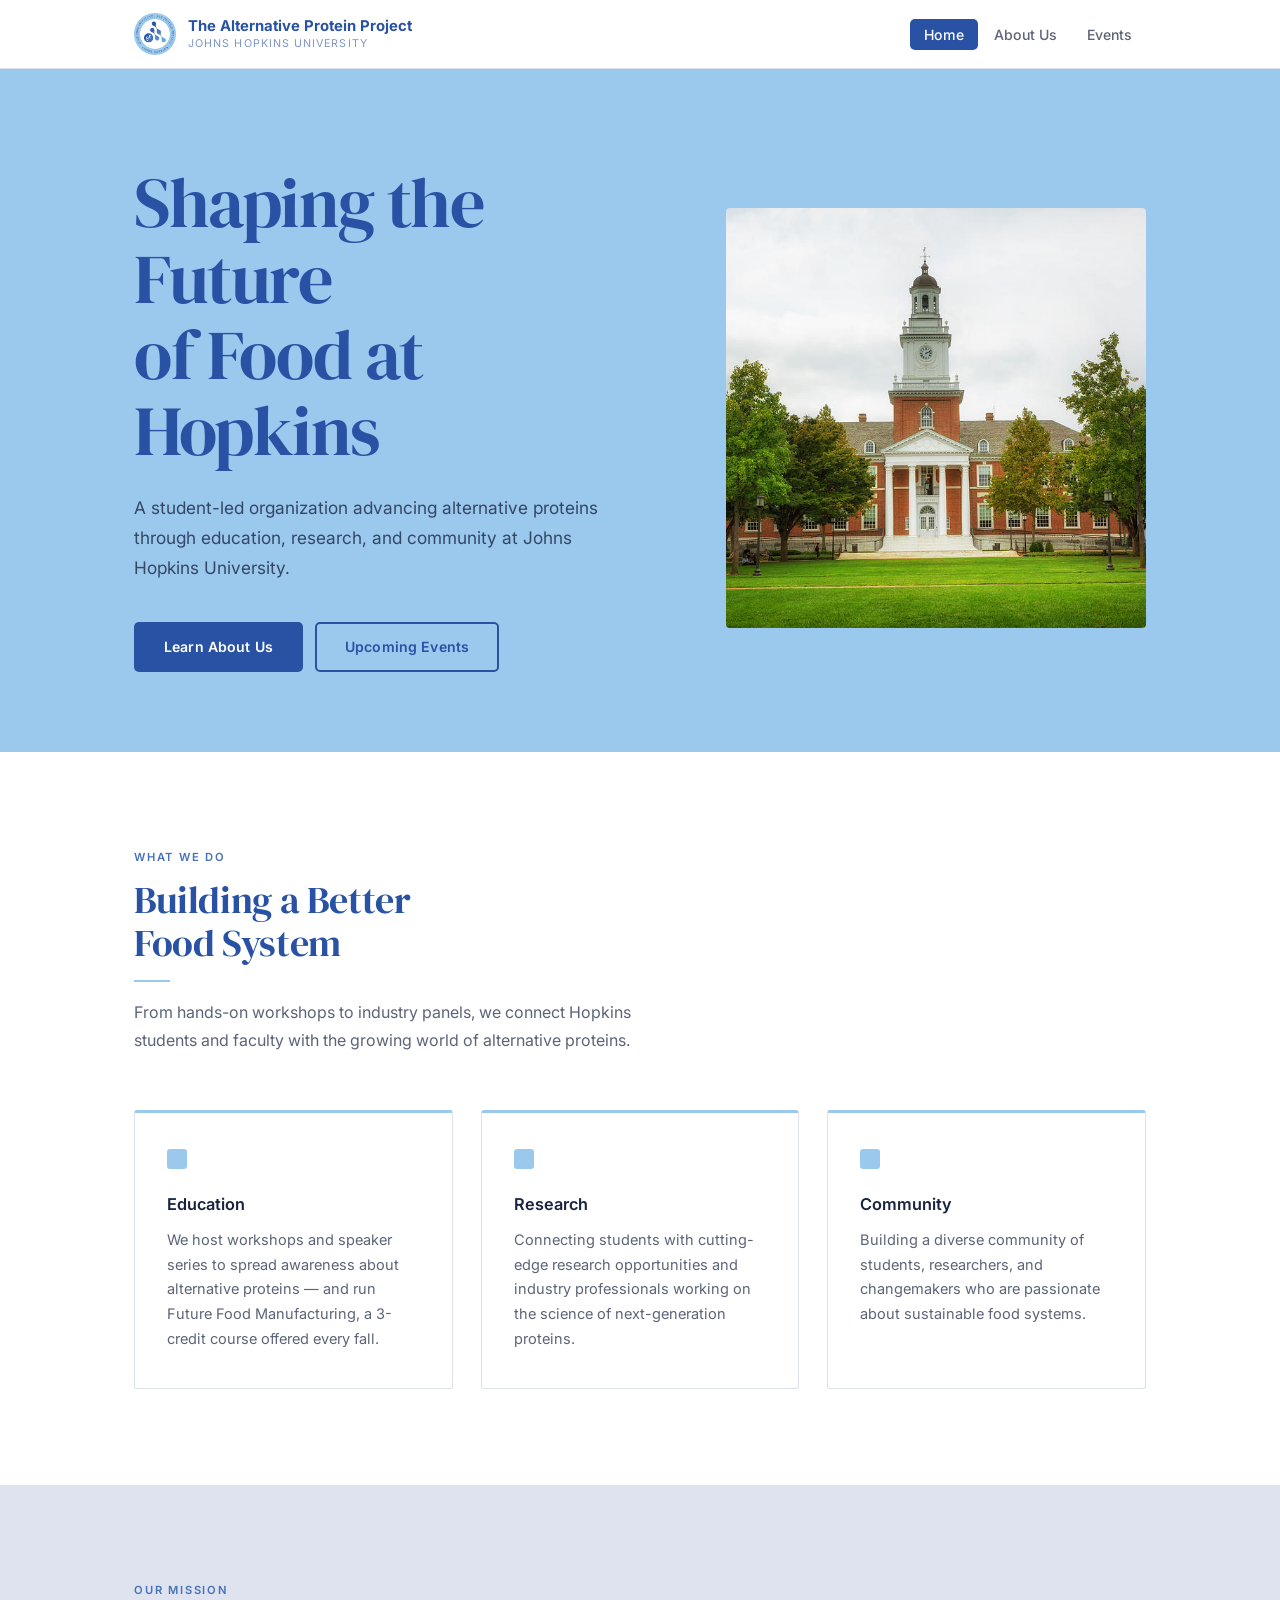
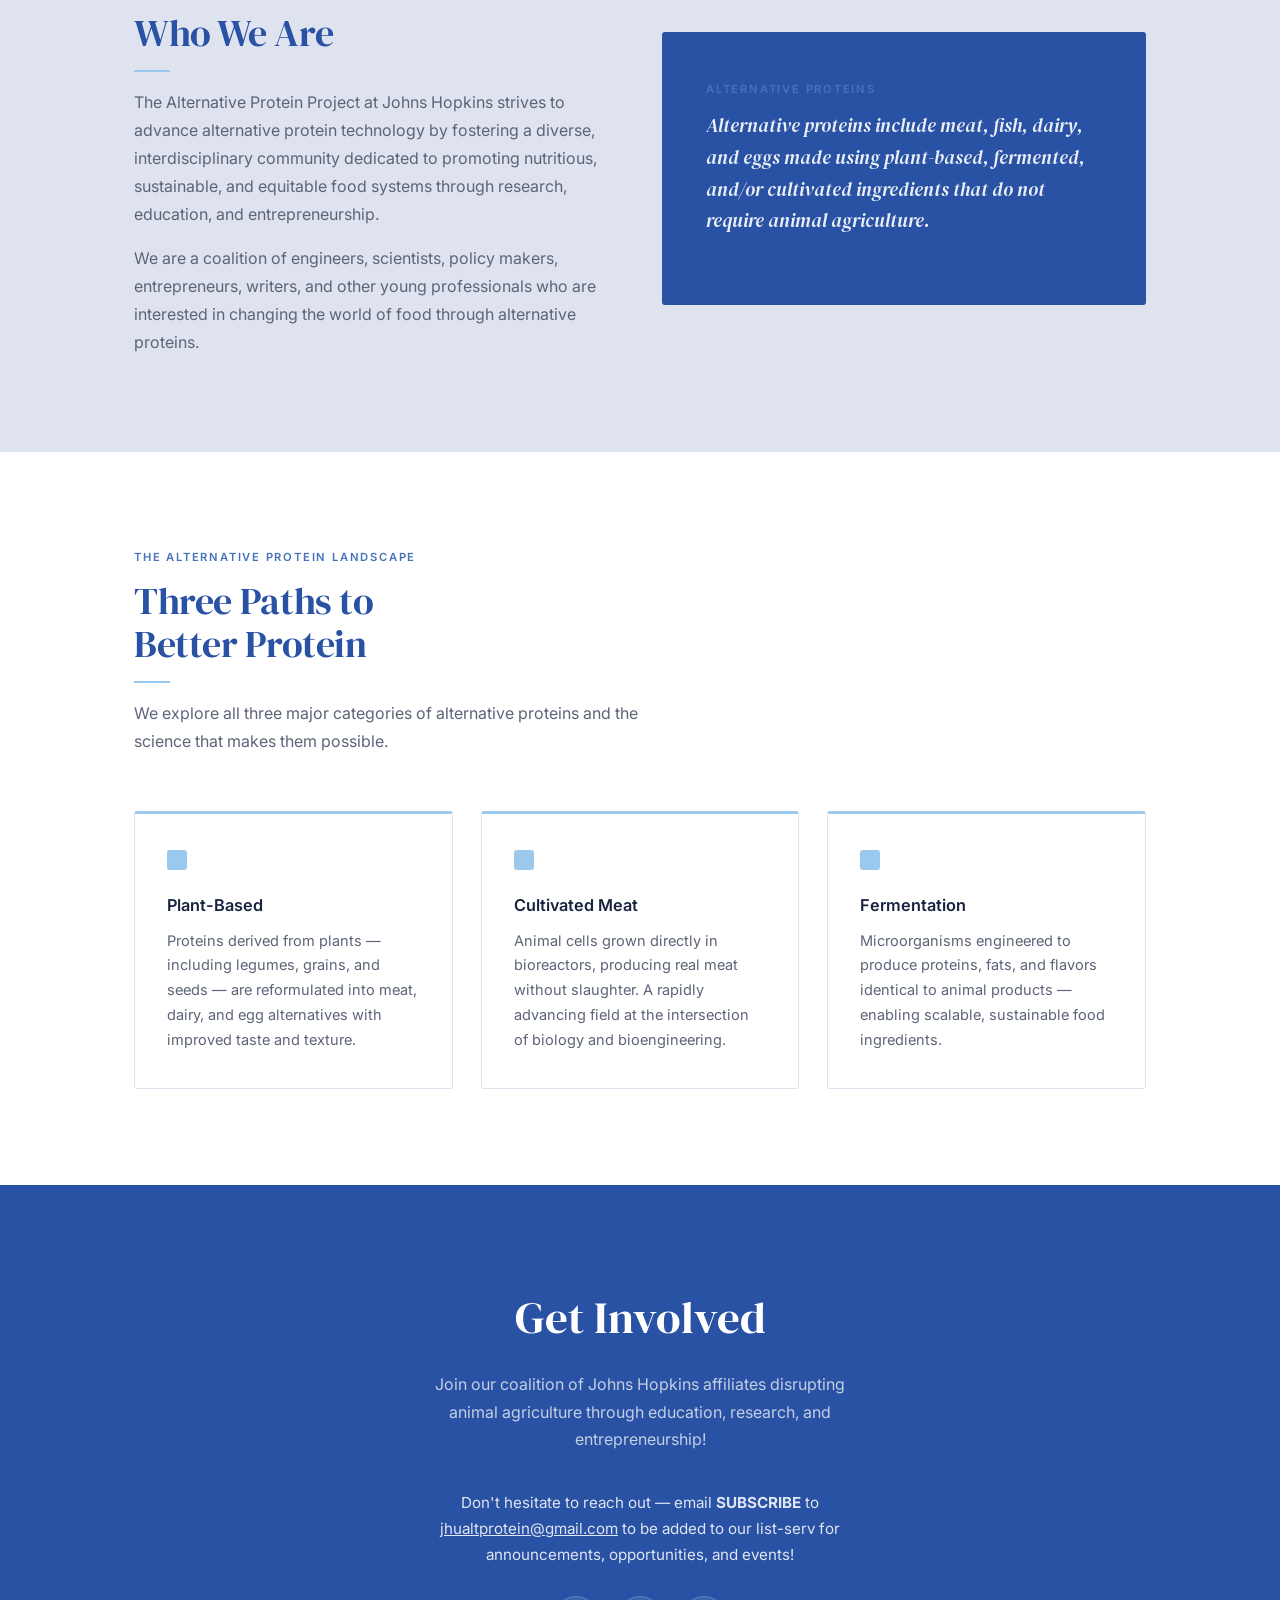
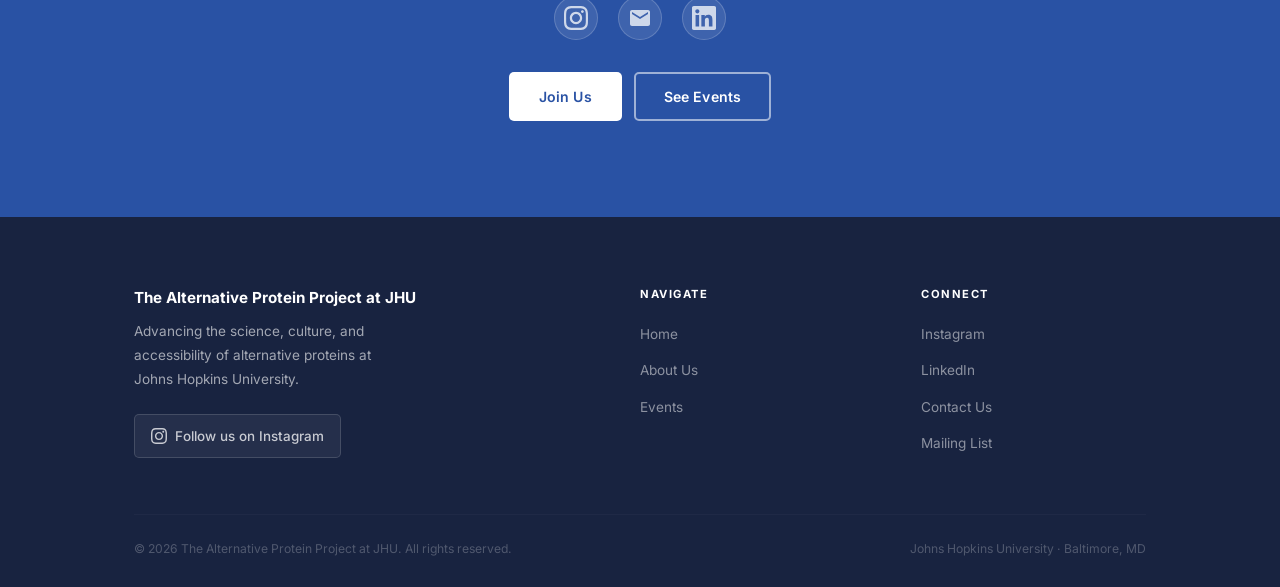
<file: index.html>
<!DOCTYPE html>
<html lang="en">
<head>
  <meta charset="UTF-8">
  <meta name="viewport" content="width=device-width, initial-scale=1.0">
  <title>The Alternative Protein Project at JHU</title>
  <link rel="preconnect" href="https://fonts.googleapis.com">
  <link rel="preconnect" href="https://fonts.gstatic.com" crossorigin>
  <link href="https://fonts.googleapis.com/css2?family=DM+Serif+Display:ital@0;1&family=Inter:wght@300;400;500;600;700&display=swap" rel="stylesheet">
  <link rel="stylesheet" href="styles.css">
  <link rel="icon" type="image/png" href="images/JHUAPP%20Circular%20Logo%20-%20Color%20(4).png">
</head>
<body>

  <!-- Navigation -->
  <nav>
    <div class="nav-inner">
      <a href="index.html" class="nav-logo">
        <img src="images/JHUAPP%20Circular%20Logo%20-%20Color%20(4).png" alt="The Alternative Protein Project at JHU" class="nav-logo-img">
        <span>The Alternative Protein Project<span class="sub">Johns Hopkins University</span></span>
      </a>
      <ul class="nav-links">
        <li><a href="index.html" class="active">Home</a></li>
        <li><a href="about.html">About Us</a></li>
        <li><a href="events.html">Events</a></li>
      </ul>
    </div>
  </nav>

  <!-- Hero -->
  <section class="hero">
    <div class="container">
      <div class="hero-grid">
        <div class="hero-content">
          <h1>Shaping the Future<br>of Food at Hopkins</h1>
          <p>A student-led organization advancing alternative proteins through education, research, and community at Johns Hopkins University.</p>
          <div class="btn-group">
            <a href="about.html" class="btn btn-navy">Learn About Us</a>
            <a href="events.html" class="btn btn-outline-navy">Upcoming Events</a>
          </div>
        </div>
        <div class="hero-img">
          <img src="images/pages/gilman_hall.jpg" alt="Gilman Hall, Johns Hopkins University">
        </div>
      </div>
    </div>
  </section>

  <!-- What We Do -->
  <section class="section-white">
    <div class="container">
      <div class="section-head">
        <p class="section-label">What We Do</p>
        <h2 class="section-title">Building a Better<br>Food System</h2>
        <div class="divider"></div>
        <p class="section-sub">From hands-on workshops to industry panels, we connect Hopkins students and faculty with the growing world of alternative proteins.</p>
      </div>
      <div class="grid-3">
        <div class="card">
          <div class="card-icon"></div>
          <h3>Education</h3>
          <p>We host workshops and speaker series to spread awareness about alternative proteins — and run Future Food Manufacturing, a 3-credit course offered every fall.</p>
        </div>
        <div class="card">
          <div class="card-icon"></div>
          <h3>Research</h3>
          <p>Connecting students with cutting-edge research opportunities and industry professionals working on the science of next-generation proteins.</p>
        </div>
        <div class="card">
          <div class="card-icon"></div>
          <h3>Community</h3>
          <p>Building a diverse community of students, researchers, and changemakers who are passionate about sustainable food systems.</p>
        </div>
      </div>
    </div>
  </section>

  <!-- Mission -->
  <section class="section-alt">
    <div class="container">
      <div class="grid-2 grid-align-center">
        <div>
          <p class="section-label">Our Mission</p>
          <h2 class="section-title">Who We Are</h2>
          <div class="divider"></div>
          <p class="section-sub">The Alternative Protein Project at Johns Hopkins strives to advance alternative protein technology by fostering a diverse, interdisciplinary community dedicated to promoting nutritious, sustainable, and equitable food systems through research, education, and entrepreneurship.</p>
          <p class="section-sub" style="margin-top: 16px;">We are a coalition of engineers, scientists, policy makers, entrepreneurs, writers, and other young professionals who are interested in changing the world of food through alternative proteins.</p>
        </div>
        <div class="story-card">
          <p class="section-label" style="margin-bottom: 12px;">Alternative Proteins</p>
          <blockquote>Alternative proteins include meat, fish, dairy, and eggs made using plant-based, fermented, and/or cultivated ingredients that do not require animal agriculture.</blockquote>
        </div>
      </div>
    </div>
  </section>

  <!-- Protein Types -->
  <section class="section-white">
    <div class="container">
      <div class="section-head">
        <p class="section-label">The Alternative Protein Landscape</p>
        <h2 class="section-title">Three Paths to<br>Better Protein</h2>
        <div class="divider"></div>
        <p class="section-sub">We explore all three major categories of alternative proteins and the science that makes them possible.</p>
      </div>
      <div class="grid-3">
        <div class="card">
          <div class="card-icon"></div>
          <h3>Plant-Based</h3>
          <p>Proteins derived from plants — including legumes, grains, and seeds — are reformulated into meat, dairy, and egg alternatives with improved taste and texture.</p>
        </div>
        <div class="card">
          <div class="card-icon"></div>
          <h3>Cultivated Meat</h3>
          <p>Animal cells grown directly in bioreactors, producing real meat without slaughter. A rapidly advancing field at the intersection of biology and bioengineering.</p>
        </div>
        <div class="card">
          <div class="card-icon"></div>
          <h3>Fermentation</h3>
          <p>Microorganisms engineered to produce proteins, fats, and flavors identical to animal products — enabling scalable, sustainable food ingredients.</p>
        </div>
      </div>
    </div>
  </section>

  <!-- Get Involved CTA -->
  <section class="cta-section">
    <div class="container">
      <h2>Get Involved</h2>
      <p>Join our coalition of Johns Hopkins affiliates disrupting animal agriculture through education, research, and entrepreneurship!</p>
      <p style="margin-top: 12px; margin-bottom: 0; opacity: 0.85; font-size: 0.95rem; max-width: 520px; margin-left: auto; margin-right: auto;">Don't hesitate to reach out — email <strong>SUBSCRIBE</strong> to <a href="mailto:jhualtprotein@gmail.com" style="color: inherit; text-decoration: underline;">jhualtprotein@gmail.com</a> to be added to our list-serv for announcements, opportunities, and events!</p>
      <div class="social-icons">
        <a href="https://www.instagram.com/jhualtprotein/" target="_blank" rel="noopener" class="social-icon" aria-label="Instagram">
          <svg width="24" height="24" viewBox="0 0 24 24" fill="currentColor" aria-hidden="true">
            <path d="M12 2.163c3.204 0 3.584.012 4.85.07 3.252.148 4.771 1.691 4.919 4.919.058 1.265.069 1.645.069 4.849 0 3.205-.012 3.584-.069 4.849-.149 3.225-1.664 4.771-4.919 4.919-1.266.058-1.644.07-4.85.07-3.204 0-3.584-.012-4.849-.07-3.26-.149-4.771-1.699-4.919-4.92-.058-1.265-.07-1.644-.07-4.849 0-3.204.013-3.583.07-4.849.149-3.227 1.664-4.771 4.919-4.919 1.266-.057 1.645-.069 4.849-.069zm0-2.163c-3.259 0-3.667.014-4.947.072-4.358.2-6.78 2.618-6.98 6.98-.059 1.281-.073 1.689-.073 4.948 0 3.259.014 3.668.072 4.948.2 4.358 2.618 6.78 6.98 6.98 1.281.058 1.689.072 4.948.072 3.259 0 3.668-.014 4.948-.072 4.354-.2 6.782-2.618 6.979-6.98.059-1.28.073-1.689.073-4.948 0-3.259-.014-3.667-.072-4.947-.196-4.354-2.617-6.78-6.979-6.98-1.281-.059-1.69-.073-4.949-.073zm0 5.838c-3.403 0-6.162 2.759-6.162 6.162s2.759 6.163 6.162 6.163 6.162-2.759 6.162-6.163c0-3.403-2.759-6.162-6.162-6.162zm0 10.162c-2.209 0-4-1.79-4-4 0-2.209 1.791-4 4-4s4 1.791 4 4c0 2.21-1.791 4-4 4zm6.406-11.845c-.796 0-1.441.645-1.441 1.44s.645 1.44 1.441 1.44c.795 0 1.439-.645 1.439-1.44s-.644-1.44-1.439-1.44z"/>
          </svg>
        </a>
        <a href="mailto:jhualtprotein@gmail.com" class="social-icon" aria-label="Email">
          <svg width="24" height="24" viewBox="0 0 24 24" fill="currentColor" aria-hidden="true">
            <path d="M20 4H4c-1.1 0-2 .9-2 2v12c0 1.1.9 2 2 2h16c1.1 0 2-.9 2-2V6c0-1.1-.9-2-2-2zm0 4l-8 5-8-5V6l8 5 8-5v2z"/>
          </svg>
        </a>
        <a href="https://www.linkedin.com/company/72015277/" target="_blank" rel="noopener" class="social-icon" aria-label="LinkedIn">
          <svg width="24" height="24" viewBox="0 0 24 24" fill="currentColor" aria-hidden="true">
            <path d="M20.447 20.452h-3.554v-5.569c0-1.328-.027-3.037-1.852-3.037-1.853 0-2.136 1.445-2.136 2.939v5.667H9.351V9h3.414v1.561h.046c.477-.9 1.637-1.85 3.37-1.85 3.601 0 4.267 2.37 4.267 5.455v6.286zM5.337 7.433c-1.144 0-2.063-.926-2.063-2.065 0-1.138.92-2.063 2.063-2.063 1.14 0 2.064.925 2.064 2.063 0 1.139-.925 2.065-2.064 2.065zm1.782 13.019H3.555V9h3.564v11.452zM22.225 0H1.771C.792 0 0 .774 0 1.729v20.542C0 23.227.792 24 1.771 24h20.451C23.2 24 24 23.227 24 22.271V1.729C24 .774 23.2 0 22.222 0h.003z"/>
          </svg>
        </a>
      </div>
      <div class="btn-group">
        <a href="about.html" class="btn btn-white">Join Us</a>
        <a href="events.html" class="btn btn-outline">See Events</a>
      </div>
    </div>
  </section>

  <!-- Footer -->
  <footer>
    <div class="container">
      <div class="footer-grid">
        <div class="footer-brand">
          <h3>The Alternative Protein Project at JHU</h3>
          <p>Advancing the science, culture, and accessibility of alternative proteins at Johns Hopkins University.</p>
          <a href="https://www.instagram.com/jhualtprotein/" target="_blank" rel="noopener" class="insta-link">
            <svg width="16" height="16" viewBox="0 0 24 24" fill="currentColor" aria-hidden="true">
              <path d="M12 2.163c3.204 0 3.584.012 4.85.07 3.252.148 4.771 1.691 4.919 4.919.058 1.265.069 1.645.069 4.849 0 3.205-.012 3.584-.069 4.849-.149 3.225-1.664 4.771-4.919 4.919-1.266.058-1.644.07-4.85.07-3.204 0-3.584-.012-4.849-.07-3.26-.149-4.771-1.699-4.919-4.92-.058-1.265-.07-1.644-.07-4.849 0-3.204.013-3.583.07-4.849.149-3.227 1.664-4.771 4.919-4.919 1.266-.057 1.645-.069 4.849-.069zm0-2.163c-3.259 0-3.667.014-4.947.072-4.358.2-6.78 2.618-6.98 6.98-.059 1.281-.073 1.689-.073 4.948 0 3.259.014 3.668.072 4.948.2 4.358 2.618 6.78 6.98 6.98 1.281.058 1.689.072 4.948.072 3.259 0 3.668-.014 4.948-.072 4.354-.2 6.782-2.618 6.979-6.98.059-1.28.073-1.689.073-4.948 0-3.259-.014-3.667-.072-4.947-.196-4.354-2.617-6.78-6.979-6.98-1.281-.059-1.69-.073-4.949-.073zm0 5.838c-3.403 0-6.162 2.759-6.162 6.162s2.759 6.163 6.162 6.163 6.162-2.759 6.162-6.163c0-3.403-2.759-6.162-6.162-6.162zm0 10.162c-2.209 0-4-1.79-4-4 0-2.209 1.791-4 4-4s4 1.791 4 4c0 2.21-1.791 4-4 4zm6.406-11.845c-.796 0-1.441.645-1.441 1.44s.645 1.44 1.441 1.44c.795 0 1.439-.645 1.439-1.44s-.644-1.44-1.439-1.44z"/>
            </svg>
            Follow us on Instagram
          </a>
        </div>
        <div class="footer-col">
          <h4>Navigate</h4>
          <ul>
            <li><a href="index.html">Home</a></li>
            <li><a href="about.html">About Us</a></li>
            <li><a href="events.html">Events</a></li>
          </ul>
        </div>
        <div class="footer-col">
          <h4>Connect</h4>
          <ul>
            <li><a href="https://www.instagram.com/jhualtprotein/" target="_blank" rel="noopener">Instagram</a></li>
            <li><a href="https://www.linkedin.com/company/72015277/" target="_blank" rel="noopener">LinkedIn</a></li>
            <li><a href="mailto:jhualtprotein@gmail.com">Contact Us</a></li>
            <li><a href="mailto:jhualtprotein@gmail.com">Mailing List</a></li>
          </ul>
        </div>
      </div>
      <div class="footer-bottom">
        <span>© 2026 The Alternative Protein Project at JHU. All rights reserved.</span>
        <span>Johns Hopkins University · Baltimore, MD</span>
      </div>
    </div>
  </footer>

</body>
</html>
</file>
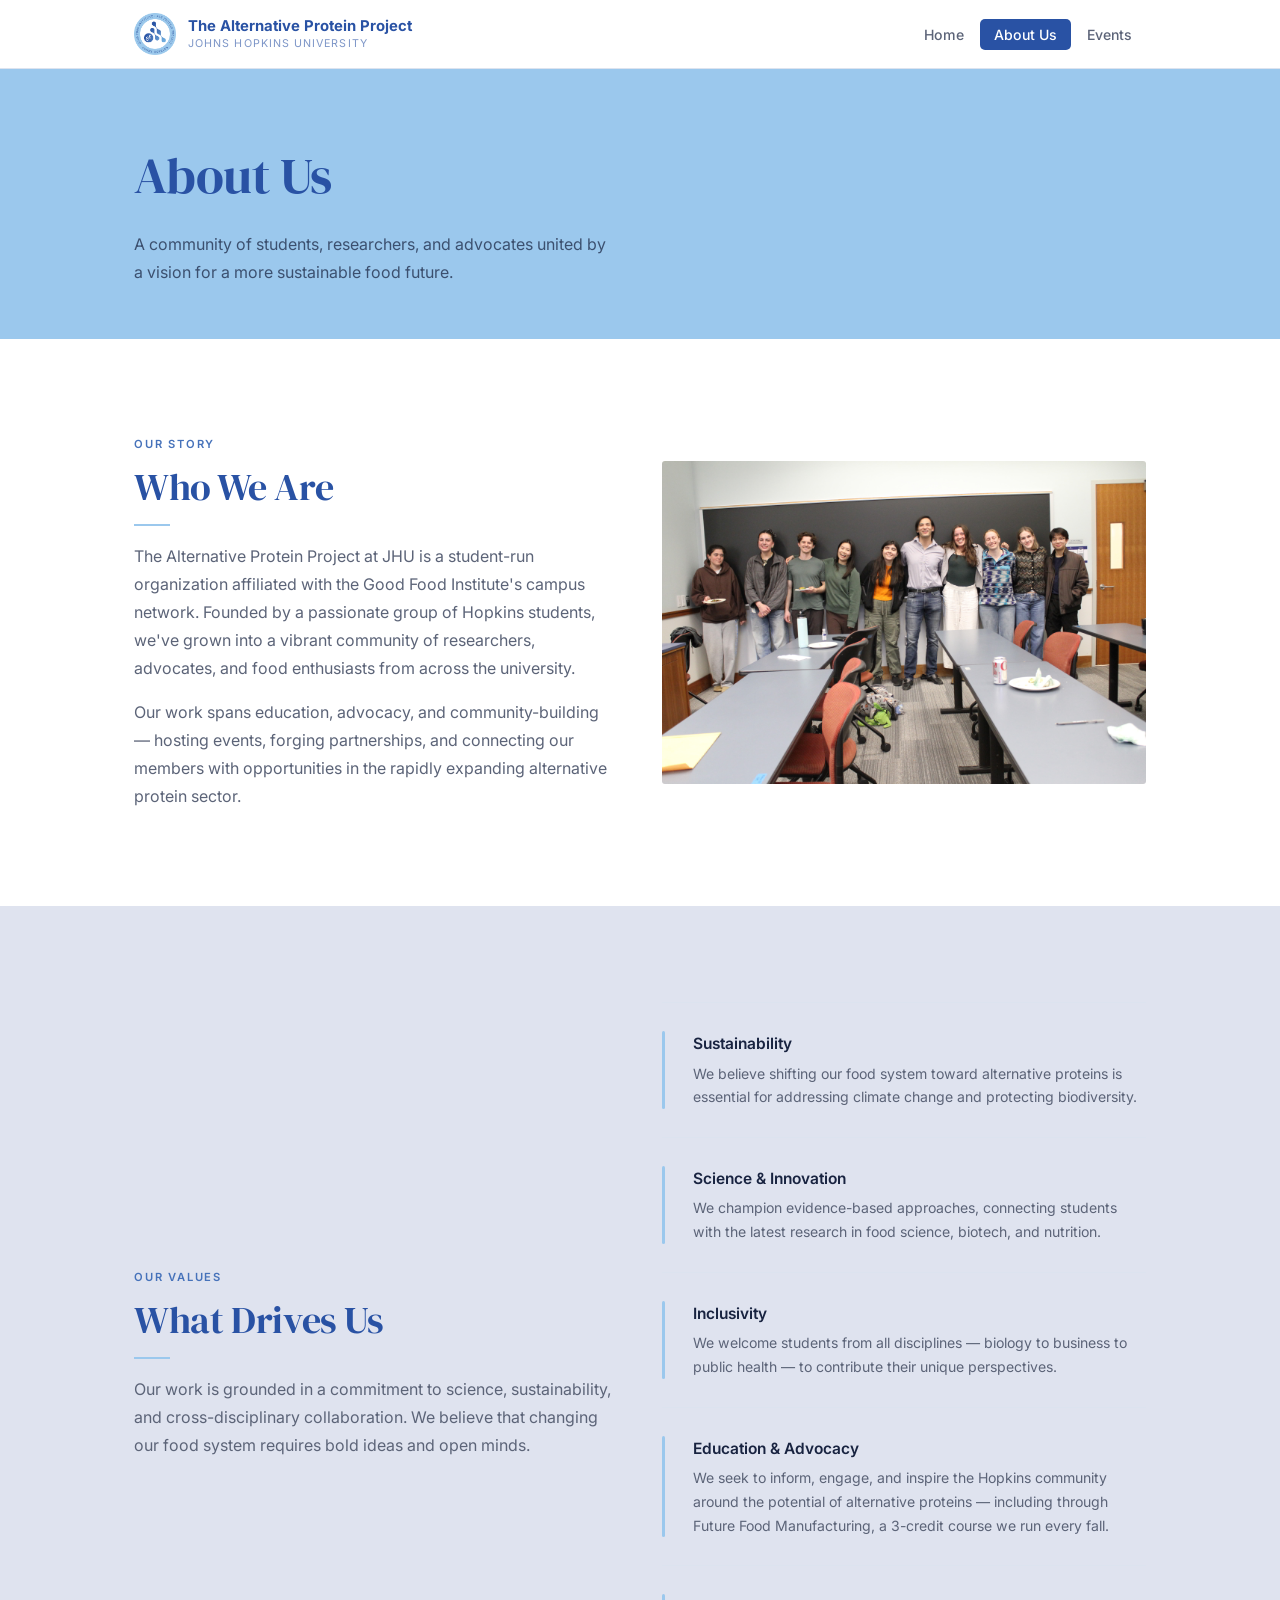
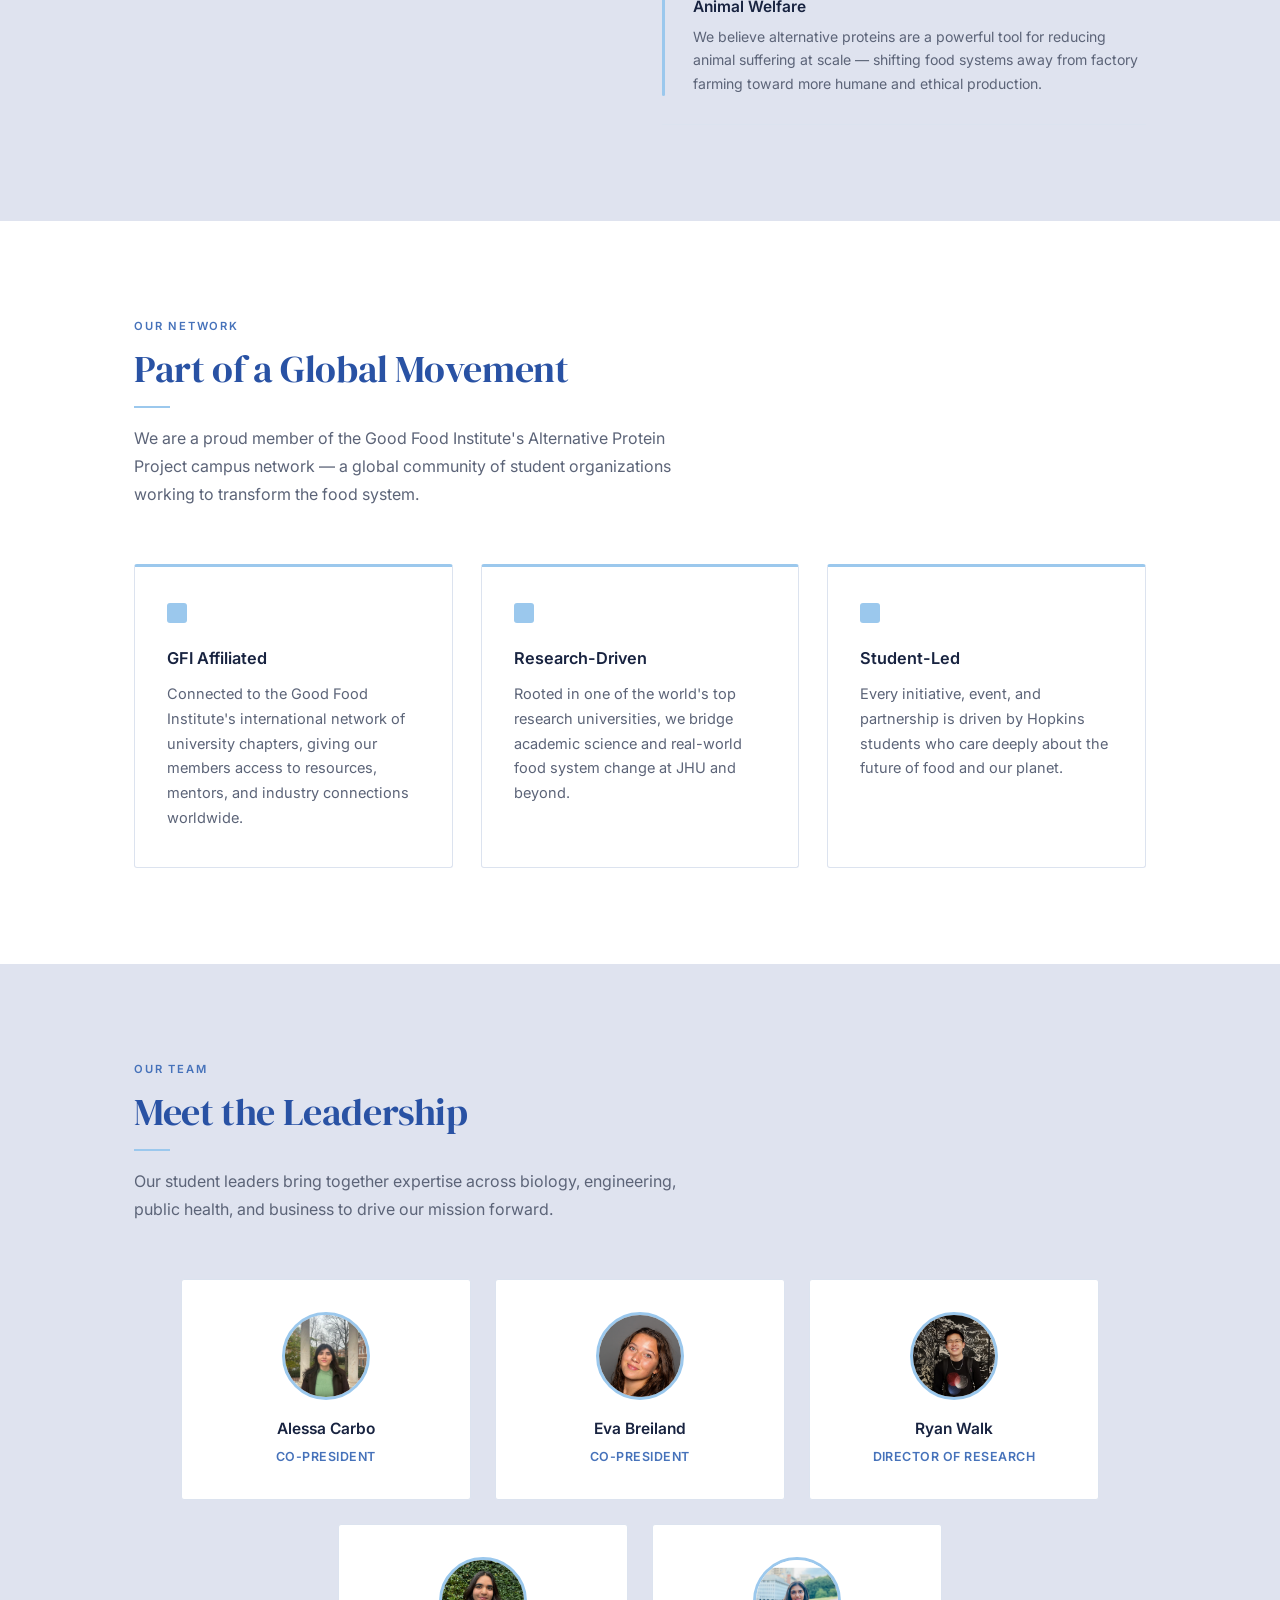
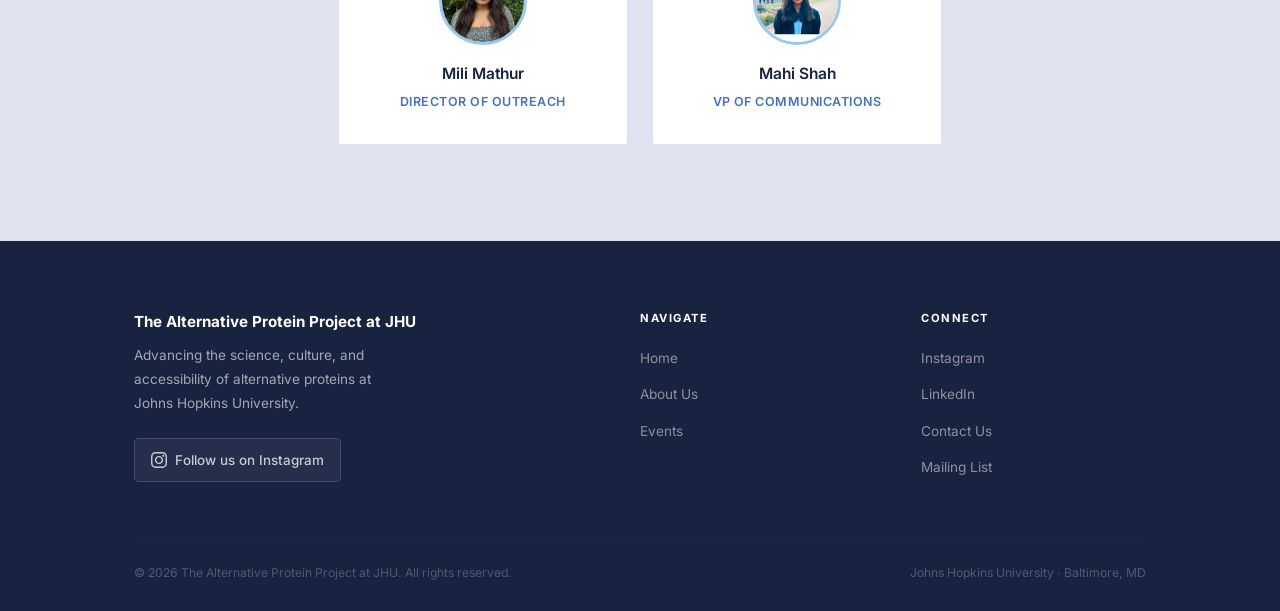
<file: about.html>
<!DOCTYPE html>
<html lang="en">
<head>
  <meta charset="UTF-8">
  <meta name="viewport" content="width=device-width, initial-scale=1.0">
  <title>About Us — The Alternative Protein Project at JHU</title>
  <link rel="preconnect" href="https://fonts.googleapis.com">
  <link rel="preconnect" href="https://fonts.gstatic.com" crossorigin>
  <link href="https://fonts.googleapis.com/css2?family=DM+Serif+Display:ital@0;1&family=Inter:wght@300;400;500;600;700&display=swap" rel="stylesheet">
  <link rel="stylesheet" href="styles.css">
  <link rel="icon" type="image/png" href="images/JHUAPP%20Circular%20Logo%20-%20Color%20(4).png">
</head>
<body>

  <!-- Navigation -->
  <nav>
    <div class="nav-inner">
      <a href="index.html" class="nav-logo">
        <img src="images/JHUAPP%20Circular%20Logo%20-%20Color%20(4).png" alt="The Alternative Protein Project at JHU" class="nav-logo-img">
        <span>The Alternative Protein Project<span class="sub">Johns Hopkins University</span></span>
      </a>
      <ul class="nav-links">
        <li><a href="index.html">Home</a></li>
        <li><a href="about.html" class="active">About Us</a></li>
        <li><a href="events.html">Events</a></li>
      </ul>
    </div>
  </nav>

  <!-- Page Hero -->
  <section class="page-hero">
    <div class="container">
      <h1>About Us</h1>
      <p>A community of students, researchers, and advocates united by a vision for a more sustainable food future.</p>
    </div>
  </section>

  <!-- Our Story -->
  <section class="section-white">
    <div class="container">
      <div class="grid-2 grid-align-center">
        <div>
          <p class="section-label">Our Story</p>
          <h2 class="section-title">Who We Are</h2>
          <div class="divider"></div>
          <p class="section-sub">The Alternative Protein Project at JHU is a student-run organization affiliated with the Good Food Institute's campus network. Founded by a passionate group of Hopkins students, we've grown into a vibrant community of researchers, advocates, and food enthusiasts from across the university.</p>
          <p class="section-sub" style="margin-top: 16px;">Our work spans education, advocacy, and community-building — hosting events, forging partnerships, and connecting our members with opportunities in the rapidly expanding alternative protein sector.</p>
        </div>
        <div>
          <img src="images/pages/offbeast.jpg" alt="The Alternative Protein Project at JHU" style="width:100%; border-radius:3px; object-fit:cover; max-height:360px;">
        </div>
      </div>
    </div>
  </section>

  <!-- Our Values -->
  <section class="section-alt">
    <div class="container">
      <div class="grid-2 grid-align-center">
        <div>
          <p class="section-label">Our Values</p>
          <h2 class="section-title">What Drives Us</h2>
          <div class="divider"></div>
          <p class="section-sub">Our work is grounded in a commitment to science, sustainability, and cross-disciplinary collaboration. We believe that changing our food system requires bold ideas and open minds.</p>
        </div>
        <div class="pillar-stack">
          <div class="pillar">
            <div class="pillar-icon"></div>
            <div class="pillar-content">
              <h3>Sustainability</h3>
              <p>We believe shifting our food system toward alternative proteins is essential for addressing climate change and protecting biodiversity.</p>
            </div>
          </div>
          <div class="pillar">
            <div class="pillar-icon"></div>
            <div class="pillar-content">
              <h3>Science &amp; Innovation</h3>
              <p>We champion evidence-based approaches, connecting students with the latest research in food science, biotech, and nutrition.</p>
            </div>
          </div>
          <div class="pillar">
            <div class="pillar-icon"></div>
            <div class="pillar-content">
              <h3>Inclusivity</h3>
              <p>We welcome students from all disciplines — biology to business to public health — to contribute their unique perspectives.</p>
            </div>
          </div>
          <div class="pillar">
            <div class="pillar-icon"></div>
            <div class="pillar-content">
              <h3>Education &amp; Advocacy</h3>
              <p>We seek to inform, engage, and inspire the Hopkins community around the potential of alternative proteins — including through Future Food Manufacturing, a 3-credit course we run every fall.</p>
            </div>
          </div>
          <div class="pillar">
            <div class="pillar-icon"></div>
            <div class="pillar-content">
              <h3>Animal Welfare</h3>
              <p>We believe alternative proteins are a powerful tool for reducing animal suffering at scale — shifting food systems away from factory farming toward more humane and ethical production.</p>
            </div>
          </div>
        </div>
      </div>
    </div>
  </section>

  <!-- GFI Affiliation -->
  <section class="section-white">
    <div class="container">
      <div class="section-head">
        <p class="section-label">Our Network</p>
        <h2 class="section-title">Part of a Global Movement</h2>
        <div class="divider"></div>
        <p class="section-sub">We are a proud member of the Good Food Institute's Alternative Protein Project campus network — a global community of student organizations working to transform the food system.</p>
      </div>
      <div class="grid-3">
        <div class="card">
          <div class="card-icon"></div>
          <h3>GFI Affiliated</h3>
          <p>Connected to the Good Food Institute's international network of university chapters, giving our members access to resources, mentors, and industry connections worldwide.</p>
        </div>
        <div class="card">
          <div class="card-icon"></div>
          <h3>Research-Driven</h3>
          <p>Rooted in one of the world's top research universities, we bridge academic science and real-world food system change at JHU and beyond.</p>
        </div>
        <div class="card">
          <div class="card-icon"></div>
          <h3>Student-Led</h3>
          <p>Every initiative, event, and partnership is driven by Hopkins students who care deeply about the future of food and our planet.</p>
        </div>
      </div>
    </div>
  </section>

  <!-- Team -->
  <section class="section-alt">
    <div class="container">
      <div class="section-head">
        <p class="section-label">Our Team</p>
        <h2 class="section-title">Meet the Leadership</h2>
        <div class="divider"></div>
        <p class="section-sub">Our student leaders bring together expertise across biology, engineering, public health, and business to drive our mission forward.</p>
      </div>
      <div class="team-flex">
        <div class="team-card">
          <img src="images/headshots/Alessa_Carbo.jpeg" alt="Alessa Carbo" class="avatar-img">
          <h3>Alessa Carbo</h3>
          <div class="role">Co-President</div>
        </div>
        <div class="team-card">
          <img src="images/headshots/eva_breiland.JPG" alt="Eva Breiland" class="avatar-img">
          <h3>Eva Breiland</h3>
          <div class="role">Co-President</div>
        </div>
        <div class="team-card">
          <img src="images/headshots/ryan_walk.jpg" alt="Ryan Walk" class="avatar-img">
          <h3>Ryan Walk</h3>
          <div class="role">Director of Research</div>
        </div>
        <div class="team-card">
          <img src="images/headshots/mili_mathur.png" alt="Mili Mathur" class="avatar-img">
          <h3>Mili Mathur</h3>
          <div class="role">Director of Outreach</div>
        </div>
        <div class="team-card">
          <img src="images/headshots/mahi_shah.png" alt="Mahi Shah" class="avatar-img">
          <h3>Mahi Shah</h3>
          <div class="role">VP of Communications</div>
        </div>
      </div>
    </div>
  </section>

  <!-- Footer -->
  <footer>
    <div class="container">
      <div class="footer-grid">
        <div class="footer-brand">
          <h3>The Alternative Protein Project at JHU</h3>
          <p>Advancing the science, culture, and accessibility of alternative proteins at Johns Hopkins University.</p>
          <a href="https://www.instagram.com/jhualtprotein/" target="_blank" rel="noopener" class="insta-link">
            <svg width="16" height="16" viewBox="0 0 24 24" fill="currentColor" aria-hidden="true">
              <path d="M12 2.163c3.204 0 3.584.012 4.85.07 3.252.148 4.771 1.691 4.919 4.919.058 1.265.069 1.645.069 4.849 0 3.205-.012 3.584-.069 4.849-.149 3.225-1.664 4.771-4.919 4.919-1.266.058-1.644.07-4.85.07-3.204 0-3.584-.012-4.849-.07-3.26-.149-4.771-1.699-4.919-4.92-.058-1.265-.07-1.644-.07-4.849 0-3.204.013-3.583.07-4.849.149-3.227 1.664-4.771 4.919-4.919 1.266-.057 1.645-.069 4.849-.069zm0-2.163c-3.259 0-3.667.014-4.947.072-4.358.2-6.78 2.618-6.98 6.98-.059 1.281-.073 1.689-.073 4.948 0 3.259.014 3.668.072 4.948.2 4.358 2.618 6.78 6.98 6.98 1.281.058 1.689.072 4.948.072 3.259 0 3.668-.014 4.948-.072 4.354-.2 6.782-2.618 6.979-6.98.059-1.28.073-1.689.073-4.948 0-3.259-.014-3.667-.072-4.947-.196-4.354-2.617-6.78-6.979-6.98-1.281-.059-1.69-.073-4.949-.073zm0 5.838c-3.403 0-6.162 2.759-6.162 6.162s2.759 6.163 6.162 6.163 6.162-2.759 6.162-6.163c0-3.403-2.759-6.162-6.162-6.162zm0 10.162c-2.209 0-4-1.79-4-4 0-2.209 1.791-4 4-4s4 1.791 4 4c0 2.21-1.791 4-4 4zm6.406-11.845c-.796 0-1.441.645-1.441 1.44s.645 1.44 1.441 1.44c.795 0 1.439-.645 1.439-1.44s-.644-1.44-1.439-1.44z"/>
            </svg>
            Follow us on Instagram
          </a>
        </div>
        <div class="footer-col">
          <h4>Navigate</h4>
          <ul>
            <li><a href="index.html">Home</a></li>
            <li><a href="about.html">About Us</a></li>
            <li><a href="events.html">Events</a></li>
          </ul>
        </div>
        <div class="footer-col">
          <h4>Connect</h4>
          <ul>
            <li><a href="https://www.instagram.com/jhualtprotein/" target="_blank" rel="noopener">Instagram</a></li>
            <li><a href="https://www.linkedin.com/company/72015277/" target="_blank" rel="noopener">LinkedIn</a></li>
            <li><a href="mailto:jhualtprotein@gmail.com">Contact Us</a></li>
            <li><a href="mailto:jhualtprotein@gmail.com">Mailing List</a></li>
          </ul>
        </div>
      </div>
      <div class="footer-bottom">
        <span>© 2026 The Alternative Protein Project at JHU. All rights reserved.</span>
        <span>Johns Hopkins University · Baltimore, MD</span>
      </div>
    </div>
  </footer>

</body>
</html>
</file>
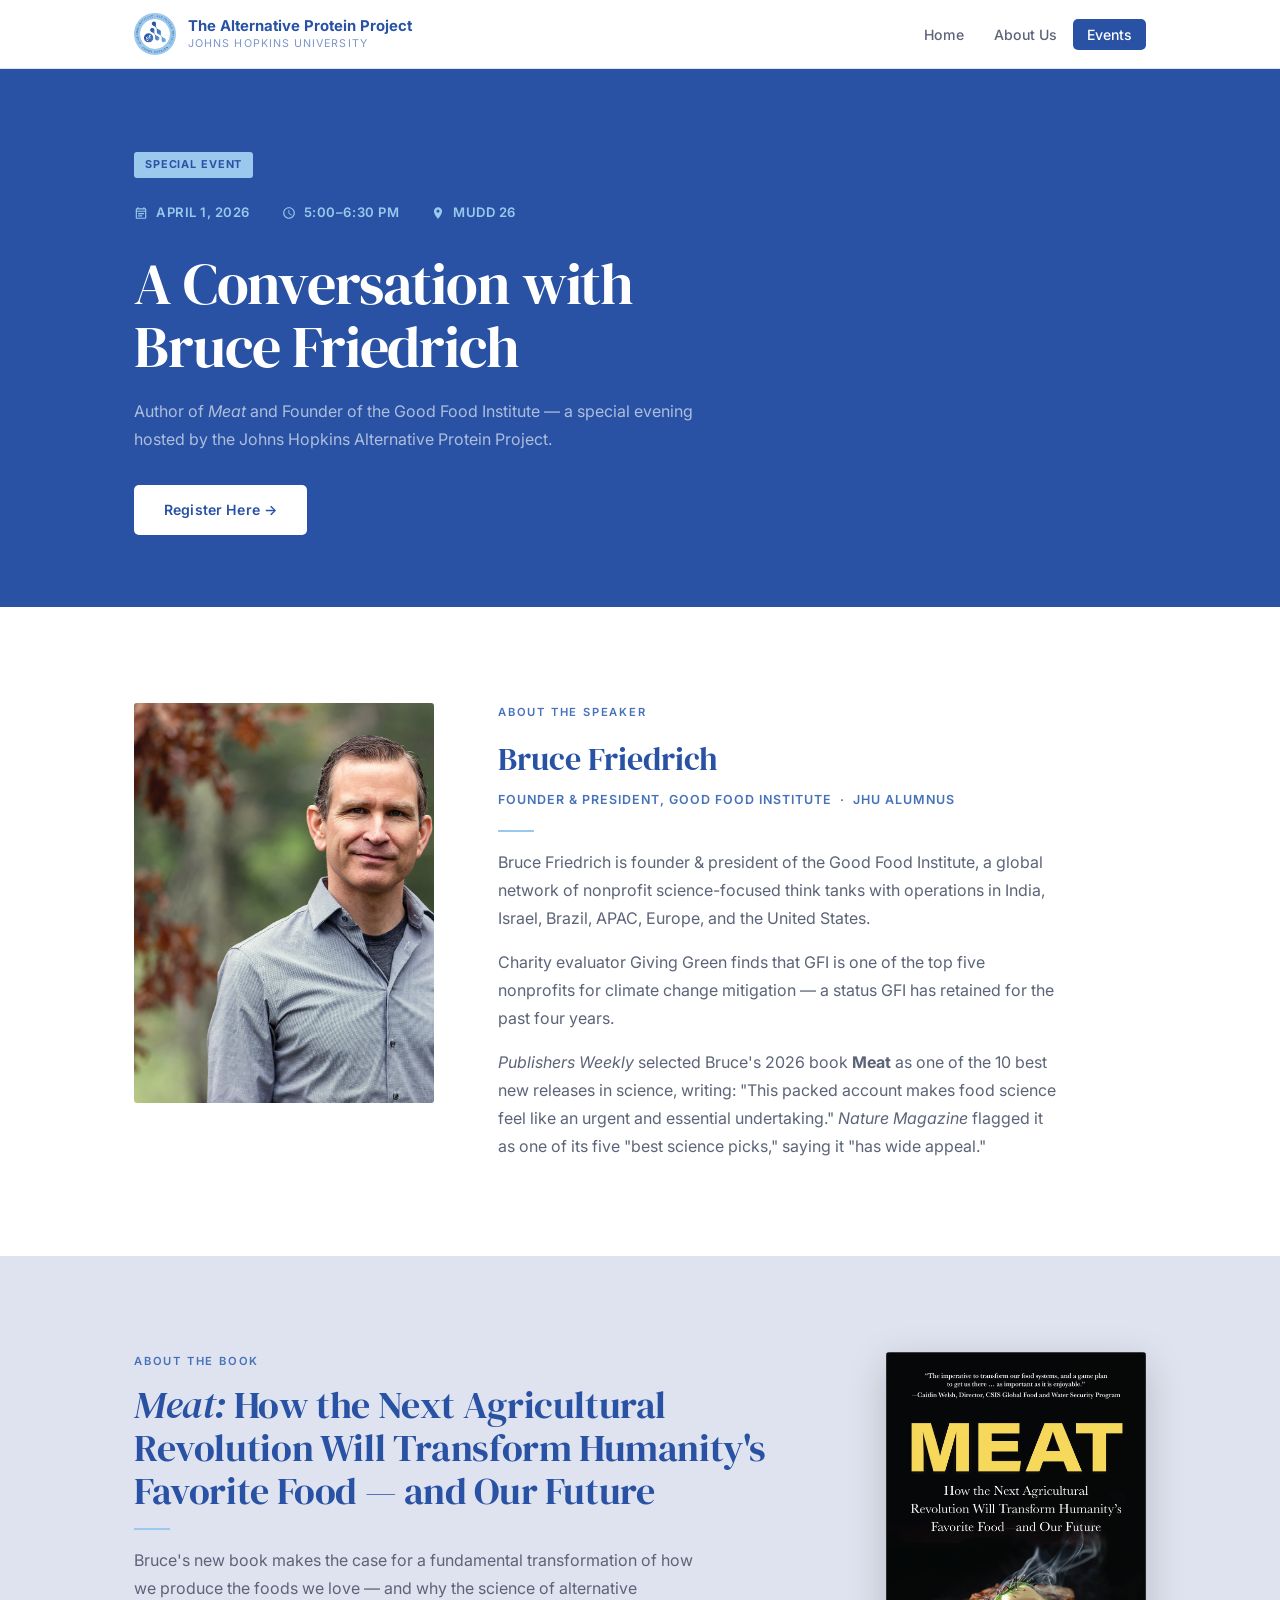
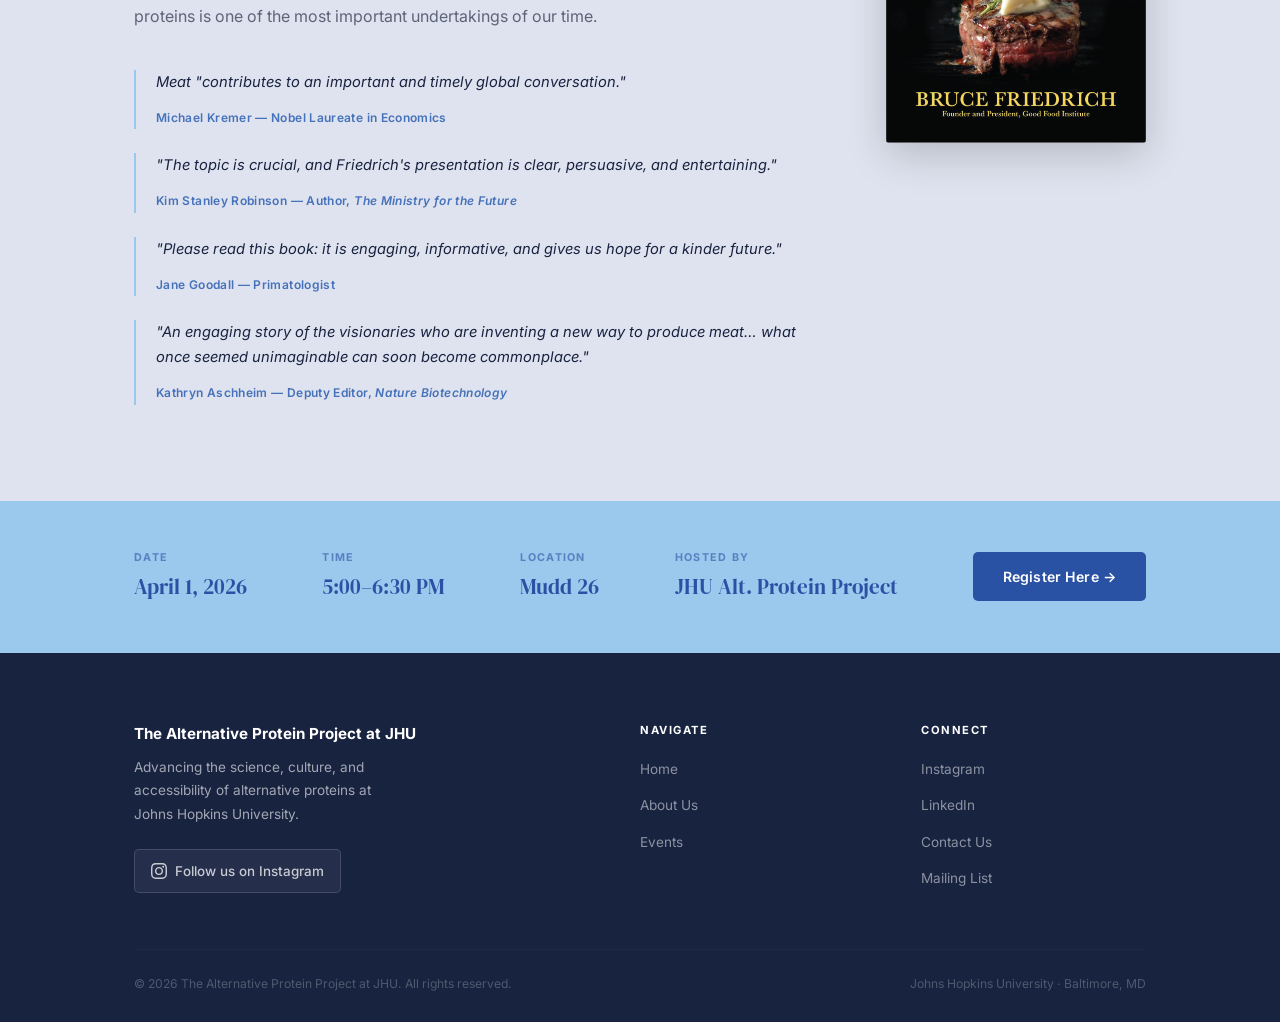
<file: bruce-friedrich.html>
<!DOCTYPE html>
<html lang="en">
<head>
  <meta charset="UTF-8">
  <meta name="viewport" content="width=device-width, initial-scale=1.0">
  <title>A Conversation with Bruce Friedrich — The Alternative Protein Project at JHU</title>
  <link rel="preconnect" href="https://fonts.googleapis.com">
  <link rel="preconnect" href="https://fonts.gstatic.com" crossorigin>
  <link href="https://fonts.googleapis.com/css2?family=DM+Serif+Display:ital@0;1&family=Inter:wght@300;400;500;600;700&display=swap" rel="stylesheet">
  <link rel="stylesheet" href="styles.css">
  <link rel="icon" type="image/png" href="images/JHUAPP%20Circular%20Logo%20-%20Color%20(4).png">
  <style>
    .event-hero {
      background: var(--navy);
      padding: 80px 0 72px;
    }
    .event-hero .event-meta-bar {
      display: flex; gap: 32px; flex-wrap: wrap;
      margin-bottom: 28px;
    }
    .event-meta-bar .meta-item {
      display: flex; align-items: center; gap: 8px;
      font-size: 0.82rem; font-weight: 600;
      color: var(--brand);
      letter-spacing: 0.04em; text-transform: uppercase;
    }
    .event-hero h1 {
      font-family: 'DM Serif Display', Georgia, serif;
      font-size: clamp(2.2rem, 4.5vw, 3.6rem);
      color: var(--white);
      line-height: 1.1;
      font-weight: 400;
      letter-spacing: -0.02em;
      max-width: 760px;
      margin-bottom: 20px;
    }
    .event-hero .subtitle {
      font-size: 1rem;
      color: rgba(255,255,255,.62);
      max-width: 560px;
      line-height: 1.72;
    }
    .event-hero .event-tag {
      display: inline-block;
      background: var(--brand);
      color: var(--navy);
      font-size: 0.68rem; font-weight: 700;
      padding: 4px 11px; border-radius: 3px;
      text-transform: uppercase; letter-spacing: 0.08em;
      margin-bottom: 24px;
    }

    /* Speaker section */
    .speaker-grid {
      display: grid;
      grid-template-columns: 300px 1fr;
      gap: 64px;
      align-items: start;
    }
    .speaker-portrait {
      width: 100%;
      border-radius: 3px;
      object-fit: cover;
      object-position: left top;
      aspect-ratio: 3 / 4;
      display: block;
    }
    .speaker-name {
      font-family: 'DM Serif Display', serif;
      font-size: clamp(1.6rem, 2.5vw, 2.1rem);
      color: var(--navy);
      font-weight: 400;
      margin-bottom: 4px;
    }
    .speaker-title {
      font-size: 0.78rem; font-weight: 600;
      color: var(--blue); text-transform: uppercase;
      letter-spacing: 0.08em; margin-bottom: 20px;
    }

    /* Book section */
    .book-grid {
      display: grid;
      grid-template-columns: 1fr 260px;
      gap: 64px;
      align-items: start;
    }
    .book-cover {
      width: 100%;
      border-radius: 3px;
      box-shadow: 0 12px 40px rgba(0,0,0,.18);
      display: block;
    }

    /* Endorsements */
    .endorsement-list {
      display: flex; flex-direction: column; gap: 24px;
    }
    .endorsement {
      border-left: 2px solid var(--brand);
      padding-left: 20px;
    }
    .endorsement blockquote {
      font-size: 0.92rem; line-height: 1.7;
      color: var(--dark); font-style: italic;
      margin-bottom: 8px;
    }
    .endorsement cite {
      font-size: 0.75rem; font-weight: 600;
      color: var(--blue); font-style: normal;
      letter-spacing: 0.03em;
    }

    /* Details banner */
    .details-banner {
      background: var(--brand);
      padding: 48px 0;
    }
    .details-inner {
      display: flex; align-items: center; justify-content: space-between;
      flex-wrap: wrap; gap: 32px;
    }
    .detail-block { display: flex; flex-direction: column; gap: 4px; }
    .detail-label {
      font-size: 0.67rem; font-weight: 700;
      text-transform: uppercase; letter-spacing: 0.12em;
      color: var(--navy); opacity: 0.6;
    }
    .detail-value {
      font-family: 'DM Serif Display', serif;
      font-size: 1.3rem; color: var(--navy);
      font-weight: 400;
    }
    .details-banner .btn-navy {
      flex-shrink: 0;
    }

    @media (max-width: 800px) {
      .speaker-grid, .book-grid { grid-template-columns: 1fr; gap: 36px; }
      .speaker-portrait { max-width: 240px; aspect-ratio: 1 / 1; object-position: center top; }
      .book-grid .book-cover { max-width: 200px; }
    }
  </style>
</head>
<body>

  <!-- Navigation -->
  <nav>
    <div class="nav-inner">
      <a href="index.html" class="nav-logo">
        <img src="images/JHUAPP%20Circular%20Logo%20-%20Color%20(4).png" alt="The Alternative Protein Project at JHU" class="nav-logo-img">
        <span>The Alternative Protein Project<span class="sub">Johns Hopkins University</span></span>
      </a>
      <ul class="nav-links">
        <li><a href="index.html">Home</a></li>
        <li><a href="about.html">About Us</a></li>
        <li><a href="events.html" class="active">Events</a></li>
      </ul>
    </div>
  </nav>

  <!-- Event Hero -->
  <section class="event-hero">
    <div class="container">
      <span class="event-tag">Special Event</span>
      <div class="event-meta-bar">
        <span class="meta-item">
          <svg width="14" height="14" viewBox="0 0 24 24" fill="currentColor" aria-hidden="true"><path d="M19 4h-1V2h-2v2H8V2H6v2H5c-1.1 0-2 .9-2 2v14c0 1.1.9 2 2 2h14c1.1 0 2-.9 2-2V6c0-1.1-.9-2-2-2zm0 16H5V10h14v10zM5 8V6h14v2H5zm2 4h10v2H7zm0 4h7v2H7z"/></svg>
          April 1, 2026
        </span>
        <span class="meta-item">
          <svg width="14" height="14" viewBox="0 0 24 24" fill="currentColor" aria-hidden="true"><path d="M12 2C6.48 2 2 6.48 2 12s4.48 10 10 10 10-4.48 10-10S17.52 2 12 2zm0 18c-4.41 0-8-3.59-8-8s3.59-8 8-8 8 3.59 8 8-3.59 8-8 8zm.5-13H11v6l5.25 3.15.75-1.23-4.5-2.67V7z"/></svg>
          5:00–6:30 PM
        </span>
        <span class="meta-item">
          <svg width="14" height="14" viewBox="0 0 24 24" fill="currentColor" aria-hidden="true"><path d="M12 2C8.13 2 5 5.13 5 9c0 5.25 7 13 7 13s7-7.75 7-13c0-3.87-3.13-7-7-7zm0 9.5c-1.38 0-2.5-1.12-2.5-2.5s1.12-2.5 2.5-2.5 2.5 1.12 2.5 2.5-1.12 2.5-2.5 2.5z"/></svg>
          Mudd 26
        </span>
      </div>
      <h1>A Conversation with<br>Bruce Friedrich</h1>
      <p class="subtitle">Author of <em>Meat</em> and Founder of the Good Food Institute — a special evening hosted by the Johns Hopkins Alternative Protein Project.</p>
      <a href="https://docs.google.com/forms/d/e/1FAIpQLSfwKSqcBWN6T643Aqny_jCONFhchHMLV4I6SlEyCMhvs3XLJg/viewform?usp=publish-editor" target="_blank" rel="noopener" class="btn btn-white" style="margin-top: 32px; display: inline-block;">Register Here →</a>
    </div>
  </section>

  <!-- About the Speaker -->
  <section class="section-white">
    <div class="container">
      <div class="speaker-grid">
        <div>
          <img
            src="images/pages/Bruce%20Friedrich%20Headshot%20(1).jpg"
            alt="Bruce Friedrich"
            class="speaker-portrait"
          >
        </div>
        <div>
          <p class="section-label">About the Speaker</p>
          <h2 class="speaker-name">Bruce Friedrich</h2>
          <p class="speaker-title">Founder &amp; President, Good Food Institute &nbsp;·&nbsp; JHU Alumnus</p>
          <div class="divider"></div>
          <p class="section-sub">Bruce Friedrich is founder &amp; president of the Good Food Institute, a global network of nonprofit science-focused think tanks with operations in India, Israel, Brazil, APAC, Europe, and the United States.</p>
          <p class="section-sub" style="margin-top: 16px;">Charity evaluator Giving Green finds that GFI is one of the top five nonprofits for climate change mitigation — a status GFI has retained for the past four years.</p>
          <p class="section-sub" style="margin-top: 16px;"><em>Publishers Weekly</em> selected Bruce's 2026 book <strong>Meat</strong> as one of the 10 best new releases in science, writing: "This packed account makes food science feel like an urgent and essential undertaking." <em>Nature Magazine</em> flagged it as one of its five "best science picks," saying it "has wide appeal."</p>
        </div>
      </div>
    </div>
  </section>

  <!-- About the Book -->
  <section class="section-alt">
    <div class="container">
      <div class="book-grid">
        <div>
          <p class="section-label">About the Book</p>
          <h2 class="section-title"><em>Meat:</em> How the Next Agricultural Revolution Will Transform Humanity's Favorite Food — and Our Future</h2>
          <div class="divider"></div>
          <p class="section-sub" style="margin-bottom: 40px;">Bruce's new book makes the case for a fundamental transformation of how we produce the foods we love — and why the science of alternative proteins is one of the most important undertakings of our time.</p>

          <div class="endorsement-list">
            <div class="endorsement">
              <blockquote><em>Meat</em> "contributes to an important and timely global conversation."</blockquote>
              <cite>Michael Kremer — Nobel Laureate in Economics</cite>
            </div>
            <div class="endorsement">
              <blockquote>"The topic is crucial, and Friedrich's presentation is clear, persuasive, and entertaining."</blockquote>
              <cite>Kim Stanley Robinson — Author, <em>The Ministry for the Future</em></cite>
            </div>
            <div class="endorsement">
              <blockquote>"Please read this book: it is engaging, informative, and gives us hope for a kinder future."</blockquote>
              <cite>Jane Goodall — Primatologist</cite>
            </div>
            <div class="endorsement">
              <blockquote>"An engaging story of the visionaries who are inventing a new way to produce meat… what once seemed unimaginable can soon become commonplace."</blockquote>
              <cite>Kathryn Aschheim — Deputy Editor, <em>Nature Biotechnology</em></cite>
            </div>
          </div>
        </div>
        <div>
          <img
            src="images/pages/MEAT-cover.png"
            alt="Meat — book by Bruce Friedrich"
            class="book-cover"
          >
        </div>
      </div>
    </div>
  </section>

  <!-- Event Details Banner -->
  <div class="details-banner">
    <div class="container">
      <div class="details-inner">
        <div class="detail-block">
          <span class="detail-label">Date</span>
          <span class="detail-value">April 1, 2026</span>
        </div>
        <div class="detail-block">
          <span class="detail-label">Time</span>
          <span class="detail-value">5:00–6:30 PM</span>
        </div>
        <div class="detail-block">
          <span class="detail-label">Location</span>
          <span class="detail-value">Mudd 26</span>
        </div>
        <div class="detail-block">
          <span class="detail-label">Hosted by</span>
          <span class="detail-value">JHU Alt. Protein Project</span>
        </div>
        <a href="https://docs.google.com/forms/d/e/1FAIpQLSfwKSqcBWN6T643Aqny_jCONFhchHMLV4I6SlEyCMhvs3XLJg/viewform?usp=publish-editor" target="_blank" rel="noopener" class="btn btn-navy">Register Here →</a>
      </div>
    </div>
  </div>

  <!-- Footer -->
  <footer>
    <div class="container">
      <div class="footer-grid">
        <div class="footer-brand">
          <h3>The Alternative Protein Project at JHU</h3>
          <p>Advancing the science, culture, and accessibility of alternative proteins at Johns Hopkins University.</p>
          <a href="https://www.instagram.com/jhualtprotein/" target="_blank" rel="noopener" class="insta-link">
            <svg width="16" height="16" viewBox="0 0 24 24" fill="currentColor" aria-hidden="true">
              <path d="M12 2.163c3.204 0 3.584.012 4.85.07 3.252.148 4.771 1.691 4.919 4.919.058 1.265.069 1.645.069 4.849 0 3.205-.012 3.584-.069 4.849-.149 3.225-1.664 4.771-4.919 4.919-1.266.058-1.644.07-4.85.07-3.204 0-3.584-.012-4.849-.07-3.26-.149-4.771-1.699-4.919-4.92-.058-1.265-.07-1.644-.07-4.849 0-3.204.013-3.583.07-4.849.149-3.227 1.664-4.771 4.919-4.919 1.266-.057 1.645-.069 4.849-.069zm0-2.163c-3.259 0-3.667.014-4.947.072-4.358.2-6.78 2.618-6.98 6.98-.059 1.281-.073 1.689-.073 4.948 0 3.259.014 3.668.072 4.948.2 4.358 2.618 6.78 6.98 6.98 1.281.058 1.689.072 4.948.072 3.259 0 3.668-.014 4.948-.072 4.354-.2 6.782-2.618 6.979-6.98.059-1.28.073-1.689.073-4.948 0-3.259-.014-3.667-.072-4.947-.196-4.354-2.617-6.78-6.979-6.98-1.281-.059-1.69-.073-4.949-.073zm0 5.838c-3.403 0-6.162 2.759-6.162 6.162s2.759 6.163 6.162 6.163 6.162-2.759 6.162-6.163c0-3.403-2.759-6.162-6.162-6.162zm0 10.162c-2.209 0-4-1.79-4-4 0-2.209 1.791-4 4-4s4 1.791 4 4c0 2.21-1.791 4-4 4zm6.406-11.845c-.796 0-1.441.645-1.441 1.44s.645 1.44 1.441 1.44c.795 0 1.439-.645 1.439-1.44s-.644-1.44-1.439-1.44z"/>
            </svg>
            Follow us on Instagram
          </a>
        </div>
        <div class="footer-col">
          <h4>Navigate</h4>
          <ul>
            <li><a href="index.html">Home</a></li>
            <li><a href="about.html">About Us</a></li>
            <li><a href="events.html">Events</a></li>
          </ul>
        </div>
        <div class="footer-col">
          <h4>Connect</h4>
          <ul>
            <li><a href="https://www.instagram.com/jhualtprotein/" target="_blank" rel="noopener">Instagram</a></li>
            <li><a href="https://www.linkedin.com/company/72015277/" target="_blank" rel="noopener">LinkedIn</a></li>
            <li><a href="mailto:jhualtprotein@gmail.com">Contact Us</a></li>
            <li><a href="mailto:jhualtprotein@gmail.com">Mailing List</a></li>
          </ul>
        </div>
      </div>
      <div class="footer-bottom">
        <span>© 2026 The Alternative Protein Project at JHU. All rights reserved.</span>
        <span>Johns Hopkins University · Baltimore, MD</span>
      </div>
    </div>
  </footer>

</body>
</html>
</file>
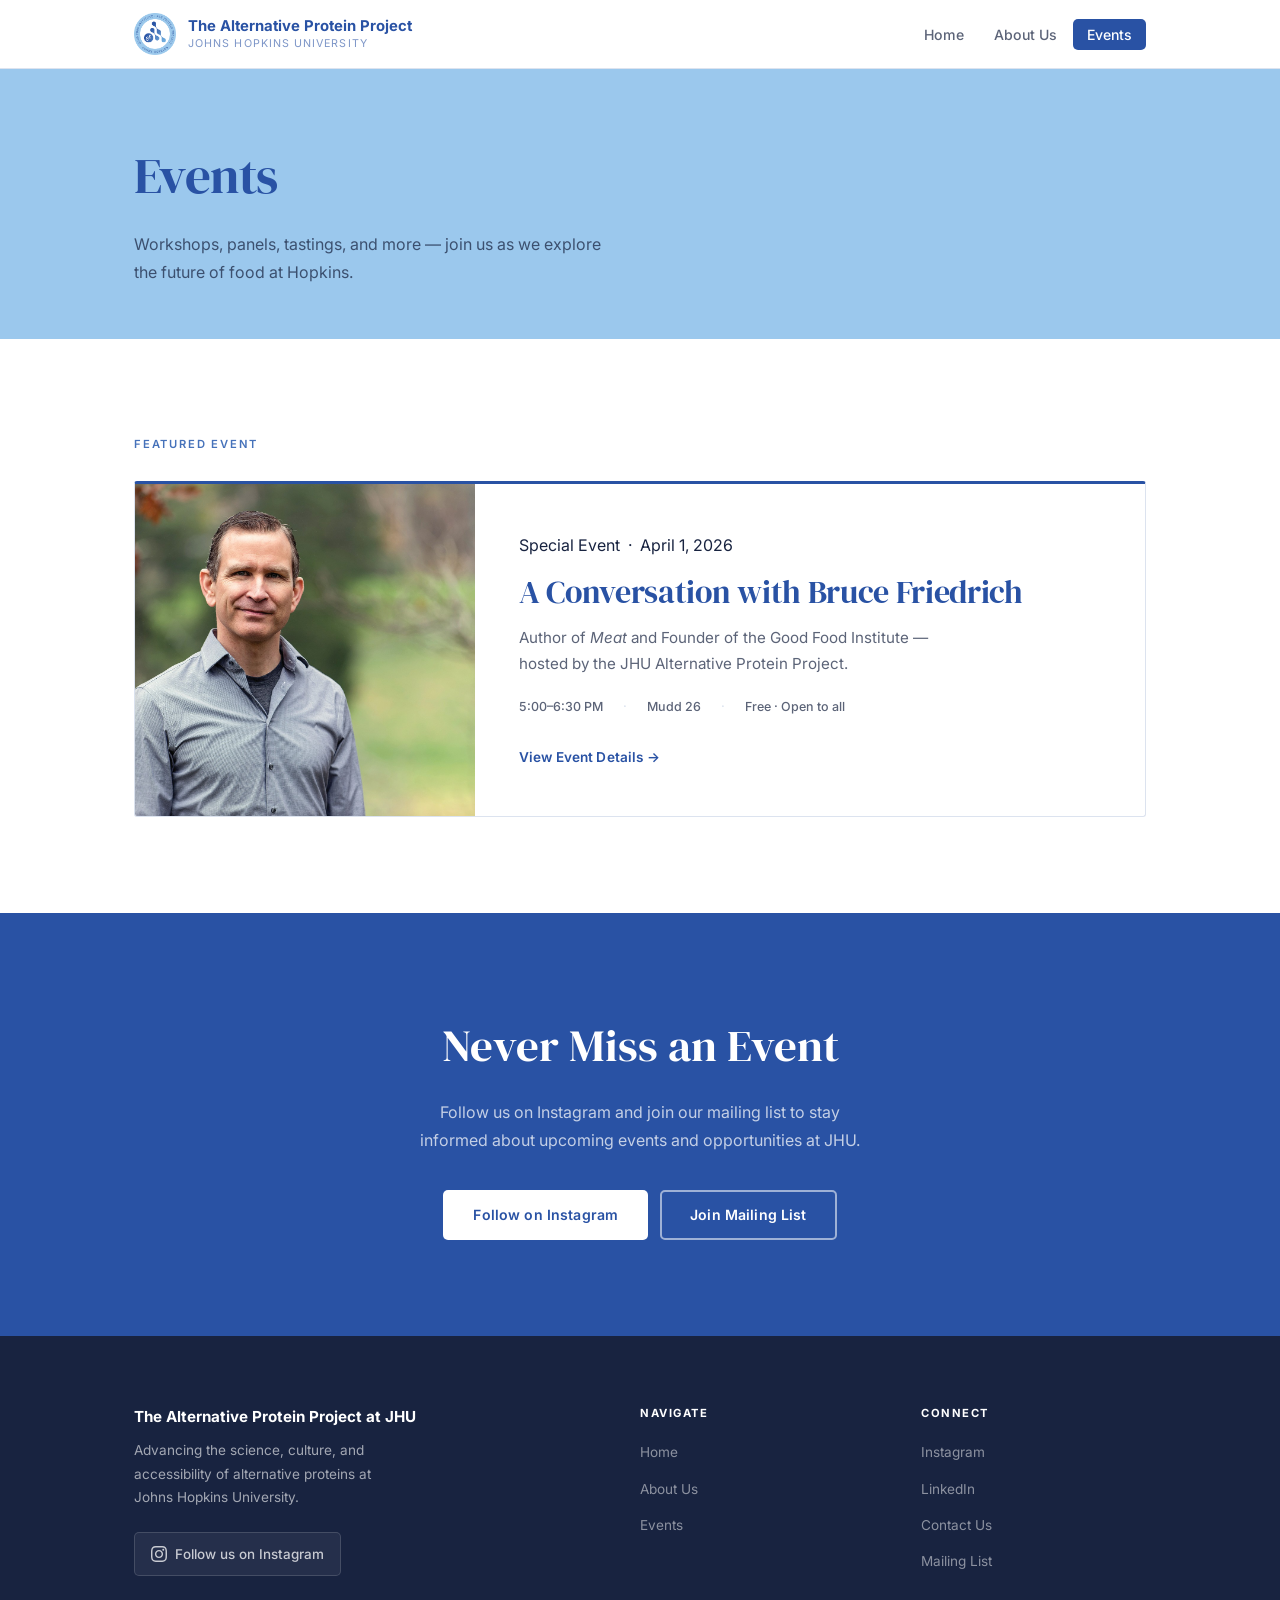
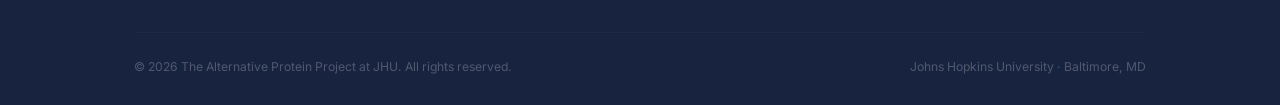
<file: events.html>
<!DOCTYPE html>
<html lang="en">
<head>
  <meta charset="UTF-8">
  <meta name="viewport" content="width=device-width, initial-scale=1.0">
  <title>Events — The Alternative Protein Project at JHU</title>
  <link rel="preconnect" href="https://fonts.googleapis.com">
  <link rel="preconnect" href="https://fonts.gstatic.com" crossorigin>
  <link href="https://fonts.googleapis.com/css2?family=DM+Serif+Display:ital@0;1&family=Inter:wght@300;400;500;600;700&display=swap" rel="stylesheet">
  <link rel="stylesheet" href="styles.css">
  <link rel="icon" type="image/png" href="images/JHUAPP%20Circular%20Logo%20-%20Color%20(4).png">
</head>
<body>

  <!-- Navigation -->
  <nav>
    <div class="nav-inner">
      <a href="index.html" class="nav-logo">
        <img src="images/JHUAPP%20Circular%20Logo%20-%20Color%20(4).png" alt="The Alternative Protein Project at JHU" class="nav-logo-img">
        <span>The Alternative Protein Project<span class="sub">Johns Hopkins University</span></span>
      </a>
      <ul class="nav-links">
        <li><a href="index.html">Home</a></li>
        <li><a href="about.html">About Us</a></li>
        <li><a href="events.html" class="active">Events</a></li>
      </ul>
    </div>
  </nav>

  <!-- Page Hero -->
  <section class="page-hero">
    <div class="container">
      <h1>Events</h1>
      <p>Workshops, panels, tastings, and more — join us as we explore the future of food at Hopkins.</p>
    </div>
  </section>

  <!-- Featured Event -->
  <section class="section-white">
    <div class="container">
      <p class="section-label" style="margin-bottom: 28px;">Featured Event</p>
      <a href="bruce-friedrich.html" class="featured-event-card">
        <div class="featured-event-img">
          <img src="images/pages/Bruce%20Friedrich%20Headshot%20(1).jpg" alt="Bruce Friedrich">
        </div>
        <div class="featured-event-body">
          <span class="etag" style="margin-bottom: 16px; display: inline-block;">Special Event &nbsp;·&nbsp; April 1, 2026</span>
          <h2 class="featured-event-title">A Conversation with Bruce Friedrich</h2>
          <p class="featured-event-sub">Author of <em>Meat</em> and Founder of the Good Food Institute — hosted by the JHU Alternative Protein Project.</p>
          <div class="featured-event-meta">
            <span>5:00–6:30 PM</span>
            <span>Mudd 26</span>
            <span>Free · Open to all</span>
          </div>
          <span class="featured-event-cta">View Event Details →</span>
        </div>
      </a>
    </div>
  </section>

  <!-- CTA -->
  <section class="cta-section">
    <div class="container">
      <h2>Never Miss an Event</h2>
      <p>Follow us on Instagram and join our mailing list to stay informed about upcoming events and opportunities at JHU.</p>
      <div class="btn-group">
        <a href="#" class="btn btn-white">Follow on Instagram</a>
        <a href="#" class="btn btn-outline">Join Mailing List</a>
      </div>
    </div>
  </section>

  <!-- Footer -->
  <footer>
    <div class="container">
      <div class="footer-grid">
        <div class="footer-brand">
          <h3>The Alternative Protein Project at JHU</h3>
          <p>Advancing the science, culture, and accessibility of alternative proteins at Johns Hopkins University.</p>
          <a href="https://www.instagram.com/jhualtprotein/" target="_blank" rel="noopener" class="insta-link">
            <svg width="16" height="16" viewBox="0 0 24 24" fill="currentColor" aria-hidden="true">
              <path d="M12 2.163c3.204 0 3.584.012 4.85.07 3.252.148 4.771 1.691 4.919 4.919.058 1.265.069 1.645.069 4.849 0 3.205-.012 3.584-.069 4.849-.149 3.225-1.664 4.771-4.919 4.919-1.266.058-1.644.07-4.85.07-3.204 0-3.584-.012-4.849-.07-3.26-.149-4.771-1.699-4.919-4.92-.058-1.265-.07-1.644-.07-4.849 0-3.204.013-3.583.07-4.849.149-3.227 1.664-4.771 4.919-4.919 1.266-.057 1.645-.069 4.849-.069zm0-2.163c-3.259 0-3.667.014-4.947.072-4.358.2-6.78 2.618-6.98 6.98-.059 1.281-.073 1.689-.073 4.948 0 3.259.014 3.668.072 4.948.2 4.358 2.618 6.78 6.98 6.98 1.281.058 1.689.072 4.948.072 3.259 0 3.668-.014 4.948-.072 4.354-.2 6.782-2.618 6.979-6.98.059-1.28.073-1.689.073-4.948 0-3.259-.014-3.667-.072-4.947-.196-4.354-2.617-6.78-6.979-6.98-1.281-.059-1.69-.073-4.949-.073zm0 5.838c-3.403 0-6.162 2.759-6.162 6.162s2.759 6.163 6.162 6.163 6.162-2.759 6.162-6.163c0-3.403-2.759-6.162-6.162-6.162zm0 10.162c-2.209 0-4-1.79-4-4 0-2.209 1.791-4 4-4s4 1.791 4 4c0 2.21-1.791 4-4 4zm6.406-11.845c-.796 0-1.441.645-1.441 1.44s.645 1.44 1.441 1.44c.795 0 1.439-.645 1.439-1.44s-.644-1.44-1.439-1.44z"/>
            </svg>
            Follow us on Instagram
          </a>
        </div>
        <div class="footer-col">
          <h4>Navigate</h4>
          <ul>
            <li><a href="index.html">Home</a></li>
            <li><a href="about.html">About Us</a></li>
            <li><a href="events.html">Events</a></li>
          </ul>
        </div>
        <div class="footer-col">
          <h4>Connect</h4>
          <ul>
            <li><a href="https://www.instagram.com/jhualtprotein/" target="_blank" rel="noopener">Instagram</a></li>
            <li><a href="https://www.linkedin.com/company/72015277/" target="_blank" rel="noopener">LinkedIn</a></li>
            <li><a href="mailto:jhualtprotein@gmail.com">Contact Us</a></li>
            <li><a href="mailto:jhualtprotein@gmail.com">Mailing List</a></li>
          </ul>
        </div>
      </div>
      <div class="footer-bottom">
        <span>© 2026 The Alternative Protein Project at JHU. All rights reserved.</span>
        <span>Johns Hopkins University · Baltimore, MD</span>
      </div>
    </div>
  </footer>

</body>
</html>
</file>
<file: styles.css>
/* ================================================
   The Alternative Protein Project at JHU
   ================================================ */

@import url('https://fonts.googleapis.com/css2?family=DM+Serif+Display:ital@0;1&family=Inter:wght@300;400;500;600;700&display=swap');

/* Custom Properties */
:root {
  --brand:   #9BC8ED;
  --navy:    #2952A4;
  --blue:    #4672BA;
  --bg-alt:  #DFE3EF;
  --white:   #ffffff;
  --dark:    #182340;
  --gray:    #5c6478;
  --border:  #dce3ef;
}

/* Reset */
*, *::before, *::after { box-sizing: border-box; margin: 0; padding: 0; }
html { scroll-behavior: smooth; }
body {
  font-family: 'Inter', system-ui, sans-serif;
  background: var(--white);
  color: var(--dark);
  line-height: 1.65;
  font-size: 16px;
}
a { color: var(--blue); text-decoration: none; }
a:hover { text-decoration: underline; }
img { max-width: 100%; display: block; }

/* Layout */
.container { max-width: 1100px; margin: 0 auto; padding: 0 44px; }
section { padding: 96px 0; }
.section-white { background: var(--white); }
.section-alt   { background: var(--bg-alt); }
.section-brand { background: var(--brand); }

/* =====================
   TYPOGRAPHY
   ===================== */
.section-label {
  font-size: 0.7rem;
  font-weight: 600;
  letter-spacing: 0.16em;
  text-transform: uppercase;
  color: var(--blue);
  margin-bottom: 12px;
  font-family: 'Inter', sans-serif;
}
.section-title {
  font-family: 'DM Serif Display', Georgia, serif;
  font-size: clamp(1.9rem, 3vw, 2.5rem);
  font-weight: 400;
  color: var(--navy);
  line-height: 1.12;
  margin-bottom: 16px;
  letter-spacing: -0.01em;
}
.section-sub {
  font-size: 1rem;
  color: var(--gray);
  line-height: 1.75;
  max-width: 560px;
}
.section-head { margin-bottom: 56px; }
.section-head.center { text-align: center; }
.section-head.center .section-sub { margin: 0 auto; }
.divider {
  width: 36px; height: 2px;
  background: var(--brand);
  margin: 16px 0;
}

/* =====================
   NAVIGATION
   ===================== */
nav {
  background: var(--white);
  position: sticky;
  top: 0;
  z-index: 100;
  border-bottom: 1px solid var(--border);
}
.nav-inner {
  max-width: 1100px; margin: 0 auto; padding: 0 44px;
  height: 68px; display: flex; align-items: center; justify-content: space-between;
}
.nav-logo {
  color: var(--navy);
  font-weight: 700;
  font-size: 0.93rem;
  line-height: 1.3;
  display: flex; align-items: center; gap: 12px;
  font-family: 'Inter', sans-serif;
}
.nav-logo-img { height: 42px; width: auto; flex-shrink: 0; }
.nav-logo .sub {
  display: block; font-weight: 400; font-size: 0.67rem;
  letter-spacing: 0.1em; text-transform: uppercase; opacity: 0.6;
}
.nav-links { display: flex; gap: 2px; list-style: none; }
.nav-links a {
  color: var(--dark); padding: 7px 14px; border-radius: 5px;
  font-size: 0.88rem; font-weight: 500; transition: all .15s;
  opacity: 0.7; font-family: 'Inter', sans-serif;
}
.nav-links a:hover { opacity: 1; color: var(--navy); text-decoration: none; background: var(--bg-alt); }
.nav-links a.active {
  background: var(--navy); color: var(--white); opacity: 1; text-decoration: none;
}

/* =====================
   HERO
   ===================== */
.hero {
  background: var(--brand);
  padding: 96px 0 80px;
  overflow: hidden;
}
.hero-grid {
  display: grid;
  grid-template-columns: 1fr 420px;
  gap: 56px;
  align-items: center;
}
.hero-img {
  border-radius: 4px;
  overflow: hidden;
  height: 420px;
}
.hero-img img {
  width: 100%; height: 100%;
  object-fit: cover; object-position: center;
  display: block;
}
@media (max-width: 900px) {
  .hero-grid { grid-template-columns: 1fr; }
  .hero-img { display: none; }
}
.hero h1 {
  font-family: 'DM Serif Display', Georgia, serif;
  font-size: clamp(2.8rem, 5.5vw, 4.4rem);
  color: var(--navy);
  line-height: 1.08;
  margin-bottom: 24px;
  font-weight: 400;
  letter-spacing: -0.02em;
}
.hero p {
  font-size: 1.08rem;
  color: var(--dark);
  opacity: 0.78;
  max-width: 480px;
  margin-bottom: 40px;
  line-height: 1.72;
}

/* Page hero (inner pages) */
.page-hero {
  background: var(--brand);
  padding: 64px 0 52px;
}
.page-hero h1 {
  font-family: 'DM Serif Display', Georgia, serif;
  font-size: clamp(2rem, 4.5vw, 3.2rem);
  color: var(--navy);
  font-weight: 400;
  margin-bottom: 14px;
  letter-spacing: -0.01em;
}
.page-hero p {
  font-size: 1rem;
  color: var(--dark);
  opacity: 0.72;
  max-width: 480px;
  line-height: 1.72;
}

/* =====================
   BUTTONS
   ===================== */
.btn {
  display: inline-block; padding: 11px 28px;
  border-radius: 5px; font-weight: 600; font-size: 0.88rem;
  border: 2px solid transparent; transition: all .15s; cursor: pointer;
  font-family: 'Inter', sans-serif; letter-spacing: 0.01em;
}
.btn:hover { text-decoration: none; }
.btn-navy { background: var(--navy); color: var(--white); }
.btn-navy:hover { background: var(--blue); }
.btn-outline-navy { background: transparent; color: var(--navy); border-color: var(--navy); }
.btn-outline-navy:hover { background: var(--navy); color: var(--white); }
.btn-white { background: var(--white); color: var(--navy); }
.btn-white:hover { background: var(--bg-alt); color: var(--navy); }
.btn-outline { background: transparent; color: var(--white); border-color: rgba(255,255,255,.55); }
.btn-outline:hover { background: rgba(255,255,255,.1); }
.btn-group { display: flex; gap: 12px; flex-wrap: wrap; }
.cta-section .btn-group { justify-content: center; }

/* =====================
   GRIDS
   ===================== */
.grid-2 { display: grid; grid-template-columns: 1fr 1fr; gap: 44px; }
.grid-3 { display: grid; grid-template-columns: repeat(3, 1fr); gap: 28px; }
.grid-55-45 { display: grid; grid-template-columns: 55fr 45fr; gap: 60px; }
.grid-align-center { align-items: center; }
.grid-align-start  { align-items: start; }

/* =====================
   FEATURE CARDS
   ===================== */
.card {
  background: var(--white);
  border-radius: 3px;
  padding: 36px 32px;
  border: 1px solid var(--border);
  border-top: 3px solid var(--brand);
  transition: border-top-color .2s, transform .2s;
}
.card:hover { border-top-color: var(--navy); transform: translateY(-3px); }
/* Hide emoji, show as small colored square */
.card-icon {
  width: 20px; height: 20px;
  background: var(--brand);
  border-radius: 3px;
  margin-bottom: 22px;
  font-size: 0;
}
.card h3 { font-size: 1.02rem; font-weight: 600; color: var(--dark); margin-bottom: 10px; }
.card p  { font-size: 0.91rem; color: var(--gray); line-height: 1.7; }

/* =====================
   STATS
   ===================== */
.stats-section { background: var(--navy); padding: 80px 0; }
.stats-row { display: flex; }
.stat-item {
  flex: 1;
  padding: 0 48px;
  border-right: 1px solid rgba(255,255,255,.12);
}
.stat-item:first-child { padding-left: 0; }
.stat-item:last-child  { border-right: none; }
.stat-item .num {
  font-family: 'DM Serif Display', serif;
  font-size: 3.4rem; font-weight: 400;
  color: var(--white); line-height: 1; margin-bottom: 8px;
}
.stat-item .lbl { font-size: 0.86rem; color: rgba(255,255,255,.55); font-weight: 500; }

/* =====================
   FEATURED EVENT CARD
   ===================== */
.featured-event-card {
  display: grid;
  grid-template-columns: 340px 1fr;
  border: 1px solid var(--border);
  border-top: 3px solid var(--navy);
  border-radius: 3px;
  overflow: hidden;
  text-decoration: none;
  transition: box-shadow .2s, transform .2s;
  color: inherit;
}
.featured-event-card:hover {
  box-shadow: 0 8px 32px rgba(41,82,164,.12);
  transform: translateY(-3px);
  text-decoration: none;
}
.featured-event-img {
  overflow: hidden;
  background: var(--bg-alt);
}
.featured-event-img img {
  width: 100%; height: 100%;
  object-fit: cover; object-position: center top;
  display: block;
  min-height: 320px;
}
.featured-event-body {
  padding: 48px 44px;
  display: flex; flex-direction: column; justify-content: center;
}
.featured-event-title {
  font-family: 'DM Serif Display', serif;
  font-size: clamp(1.5rem, 2.5vw, 2rem);
  color: var(--navy); font-weight: 400;
  line-height: 1.15; margin-bottom: 14px;
  letter-spacing: -0.01em;
}
.featured-event-sub {
  font-size: 0.95rem; color: var(--gray);
  line-height: 1.72; margin-bottom: 20px;
  max-width: 440px;
}
.featured-event-meta {
  display: flex; gap: 20px; flex-wrap: wrap;
  font-size: 0.78rem; color: var(--gray);
  font-weight: 500; margin-bottom: 28px;
}
.featured-event-meta span + span::before { content: '·'; margin-right: 20px; color: var(--border); }
.featured-event-cta {
  font-size: 0.85rem; font-weight: 600;
  color: var(--navy); letter-spacing: 0.01em;
}
.featured-event-card:hover .featured-event-cta { text-decoration: underline; }

@media (max-width: 800px) {
  .featured-event-card { grid-template-columns: 1fr; }
  .featured-event-img img { min-height: 220px; max-height: 260px; }
  .featured-event-body { padding: 32px 28px; }
}

/* =====================
   EVENT CARDS
   ===================== */
.event-stack { display: flex; flex-direction: column; }
.event-card {
  background: var(--white);
  display: flex;
  border-bottom: 1px solid var(--border);
  padding: 32px 0;
  transition: background .15s;
}
.event-card:first-child { border-top: 1px solid var(--border); }
.event-card:hover { background: var(--bg-alt); }
.edate {
  min-width: 88px;
  display: flex; flex-direction: column; align-items: flex-start; justify-content: center;
  padding-right: 32px; flex-shrink: 0;
}
.edate .mo { font-size: 0.65rem; text-transform: uppercase; letter-spacing: .12em; font-weight: 600; color: var(--blue); }
.edate .dy {
  font-family: 'DM Serif Display', serif;
  font-size: 2.4rem; font-weight: 400; color: var(--navy); line-height: 1;
}
.edate .yr { font-size: 0.65rem; color: var(--gray); margin-top: 2px; }
.ebody { flex: 1; border-left: 2px solid var(--brand); padding-left: 32px; }
.ebody .etag {
  display: inline-block; background: var(--bg-alt); color: var(--blue);
  font-size: 0.68rem; font-weight: 600; padding: 3px 9px; border-radius: 3px;
  margin-bottom: 10px; text-transform: uppercase; letter-spacing: 0.06em;
}
.ebody h3 { font-size: 1rem; font-weight: 600; color: var(--dark); margin-bottom: 6px; }
.ebody p  { font-size: 0.88rem; color: var(--gray); line-height: 1.65; margin-bottom: 12px; }
.emeta { display: flex; gap: 24px; font-size: 0.78rem; color: var(--gray); font-weight: 500; flex-wrap: wrap; }
.emeta span + span::before { content: '·'; margin-right: 24px; color: var(--border); }

/* Past events */
.past-stack { display: flex; flex-direction: column; }
.past-item {
  display: flex; justify-content: space-between; align-items: baseline;
  padding: 20px 0; border-bottom: 1px solid var(--border);
}
.past-item:first-child { border-top: 1px solid var(--border); }
.past-item h4 { font-size: 0.93rem; font-weight: 600; color: var(--dark); margin-bottom: 3px; }
.past-item p  { font-size: 0.82rem; color: var(--gray); }
.past-date { font-size: 0.76rem; color: var(--blue); font-weight: 600; white-space: nowrap; margin-left: 24px; }

/* =====================
   TEAM
   ===================== */
.team-flex { display: flex; flex-wrap: wrap; gap: 24px; justify-content: center; }
.team-flex .team-card { flex: 0 1 290px; }
.team-card {
  background: var(--white);
  border-radius: 3px; padding: 32px 24px; text-align: center;
  border: 1px solid var(--border);
  transition: transform .2s;
}
.team-card:hover { transform: translateY(-3px); }
.avatar-img {
  width: 88px; height: 88px;
  border-radius: 50%;
  object-fit: cover; object-position: center top;
  margin: 0 auto 16px; display: block;
  border: 3px solid var(--brand);
}
.avatar {
  width: 78px; height: 78px; border-radius: 50%;
  background: var(--brand);
  margin: 0 auto 16px;
  display: flex; align-items: center; justify-content: center;
  font-family: 'DM Serif Display', serif; font-size: 1.6rem; color: var(--navy);
}
.team-card h3   { font-size: 0.97rem; font-weight: 600; color: var(--dark); margin-bottom: 5px; }
.team-card .role { color: var(--blue); font-size: 0.78rem; font-weight: 600; letter-spacing: 0.04em; text-transform: uppercase; }
.team-card .bio  { color: var(--gray); font-size: 0.84rem; line-height: 1.6; margin-top: 10px; }

/* =====================
   PARTNERS
   ===================== */
.partner-card {
  background: var(--white);
  border-radius: 3px; padding: 28px 20px;
  min-height: 100px;
  display: flex; align-items: center; justify-content: center; flex-direction: column;
  text-align: center;
  border: 1px solid var(--border);
  transition: border-color .18s, transform .18s;
}
.partner-card:hover { border-color: var(--brand); transform: translateY(-2px); }
.partner-card .pname { font-size: 0.93rem; font-weight: 600; color: var(--dark); margin-bottom: 5px; }
.partner-card .ptype {
  font-size: 0.7rem; color: var(--gray);
  text-transform: uppercase; letter-spacing: 0.08em; font-weight: 500;
}

/* Tier cards */
.tier-card {
  background: var(--white); border-radius: 3px; padding: 36px;
  border: 1px solid var(--border);
  border-top: 3px solid var(--brand);
}
.tier-card.featured { border-top-color: var(--navy); }
.tier-badge {
  display: inline-block; background: var(--bg-alt); color: var(--gray);
  font-size: 0.67rem; font-weight: 700; padding: 3px 9px; border-radius: 3px;
  text-transform: uppercase; letter-spacing: .08em; margin-bottom: 14px;
}
.tier-card.featured .tier-badge { background: rgba(41,82,164,.08); color: var(--navy); }
.tier-card h3 { font-size: 1.1rem; font-weight: 700; color: var(--dark); margin-bottom: 20px; }
.check-list { list-style: none; display: flex; flex-direction: column; gap: 11px; }
.check-list li {
  display: flex; gap: 12px; align-items: flex-start;
  font-size: 0.88rem; color: var(--gray); line-height: 1.5;
}
.check-list li::before {
  content: '—'; color: var(--brand); font-weight: 700; flex-shrink: 0;
}

/* =====================
   PILLARS (About page)
   ===================== */
.pillar-stack { display: flex; flex-direction: column; }
.pillar {
  display: flex; gap: 0; align-items: stretch;
  padding: 28px 0; border-bottom: 1px solid var(--border);
}
.pillar:first-child { border-top: 1px solid var(--border); }
/* Emoji icons hidden; pillar-icon acts as colored vertical bar */
.pillar-icon {
  width: 3px; flex-shrink: 0;
  background: var(--brand);
  border-radius: 2px;
  margin-right: 28px;
  font-size: 0;
  align-self: stretch;
}
.pillar-content { flex: 1; }
.pillar h3 { font-size: 0.97rem; font-weight: 600; color: var(--dark); margin-bottom: 5px; }
.pillar p  { font-size: 0.88rem; color: var(--gray); line-height: 1.68; }

/* Photo placeholder */
.photo-placeholder {
  background: var(--bg-alt);
  border-radius: 3px;
  min-height: 280px;
  display: flex; align-items: center; justify-content: center;
  border: 2px dashed var(--border);
  color: var(--gray); font-size: 0.82rem; font-weight: 500;
  letter-spacing: 0.05em; text-transform: uppercase;
}

/* Story / quote card */
.story-card {
  background: var(--navy);
  border-radius: 3px; padding: 48px 44px;
  color: var(--white);
}
.story-card blockquote {
  font-family: 'DM Serif Display', serif;
  font-size: 1.18rem; font-style: italic;
  line-height: 1.68; margin-bottom: 20px; opacity: .9;
}
.story-card cite { font-size: 0.8rem; opacity: .55; font-style: normal; font-weight: 500; letter-spacing: 0.05em; }

/* Benefit card */
.benefit-card { background: var(--bg-alt); border-radius: 3px; padding: 36px; }

/* =====================
   CTA SECTION
   ===================== */
.cta-section {
  background: var(--navy); color: var(--white);
  padding: 96px 0; text-align: center;
}
.cta-section h2 {
  font-family: 'DM Serif Display', serif;
  font-size: clamp(1.9rem, 3.5vw, 2.8rem);
  font-weight: 400; margin-bottom: 16px; color: var(--white);
}
.cta-section p {
  font-size: 1rem; opacity: .72;
  max-width: 440px; margin: 0 auto 36px; line-height: 1.72;
}

/* =====================
   SOCIAL ICONS (CTA)
   ===================== */
.social-icons {
  display: flex; gap: 20px; justify-content: center;
  margin: 28px auto 32px;
}
.social-icon {
  color: rgba(255,255,255,.75);
  display: flex; align-items: center; justify-content: center;
  width: 44px; height: 44px; border-radius: 50%;
  background: rgba(255,255,255,.1);
  border: 1px solid rgba(255,255,255,.18);
  transition: all .15s;
}
.social-icon:hover {
  color: var(--white);
  background: rgba(255,255,255,.2);
  text-decoration: none;
}

/* =====================
   FOOTER
   ===================== */
footer {
  background: var(--dark);
  color: rgba(255,255,255,.6);
  padding: 68px 0 28px;
}
.footer-grid {
  display: grid; grid-template-columns: 2fr 1fr 1fr;
  gap: 56px; margin-bottom: 56px;
}
.footer-brand h3 {
  color: var(--white); font-size: 0.95rem; font-weight: 700;
  margin-bottom: 10px; font-family: 'Inter', sans-serif;
}
.footer-brand p  { font-size: 0.85rem; line-height: 1.75; max-width: 250px; margin-bottom: 22px; }
.footer-col h4 {
  color: var(--white); font-size: 0.7rem; font-weight: 700;
  text-transform: uppercase; letter-spacing: .14em; margin-bottom: 16px;
}
.footer-col ul { list-style: none; display: flex; flex-direction: column; gap: 10px; }
.footer-col ul a { color: rgba(255,255,255,.5); font-size: 0.85rem; transition: color .15s; }
.footer-col ul a:hover { color: var(--brand); text-decoration: none; }
.insta-link {
  display: inline-flex; align-items: center; gap: 8px;
  background: rgba(255,255,255,.06);
  border: 1px solid rgba(255,255,255,.14);
  color: rgba(255,255,255,.75);
  padding: 10px 16px; border-radius: 5px;
  font-size: 0.84rem; font-weight: 500;
  transition: all .15s;
}
.insta-link:hover { background: rgba(255,255,255,.12); color: var(--white); text-decoration: none; }
.footer-bottom {
  border-top: 1px solid rgba(255,255,255,.08);
  padding-top: 24px; display: flex; justify-content: space-between;
  font-size: 0.76rem; opacity: .4;
}

/* Utilities */
.mt-8  { margin-top: 8px; }
.mt-16 { margin-top: 16px; }
.mt-24 { margin-top: 24px; }
.mt-32 { margin-top: 32px; }
</file>
